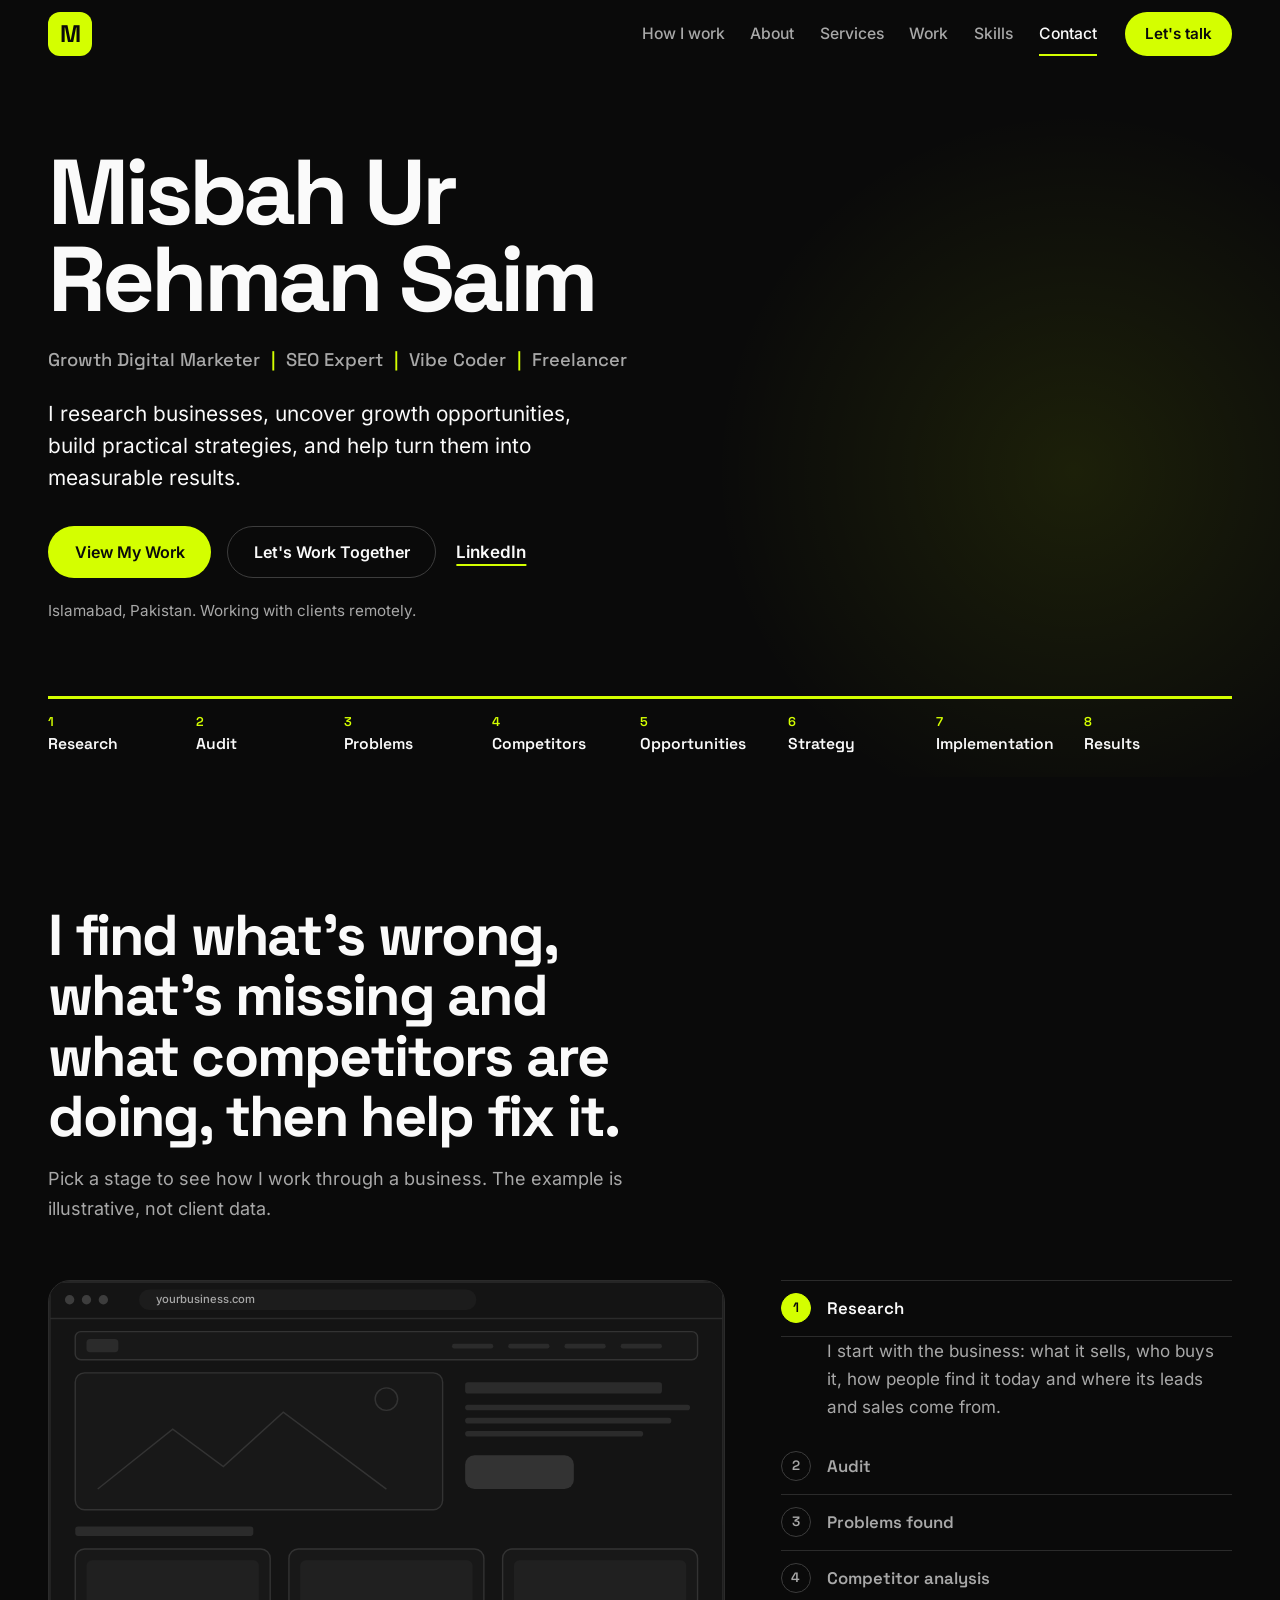
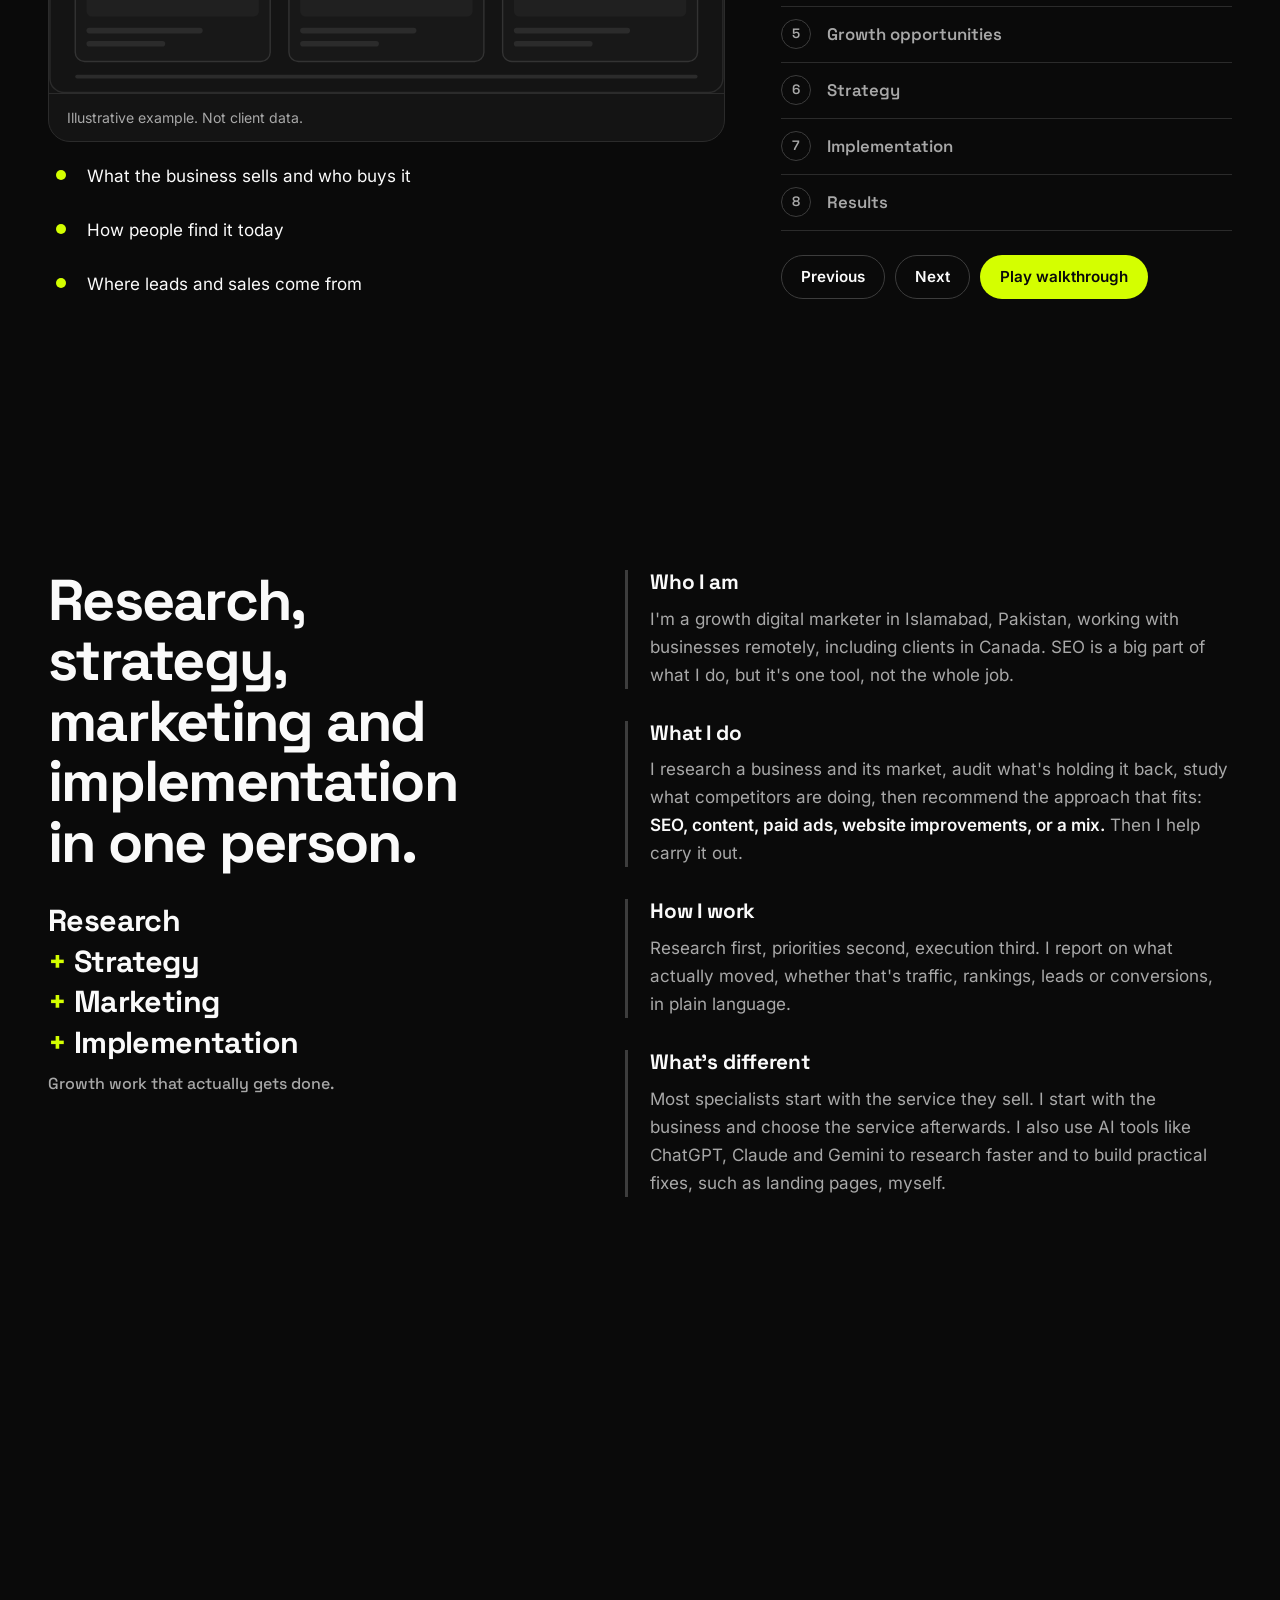
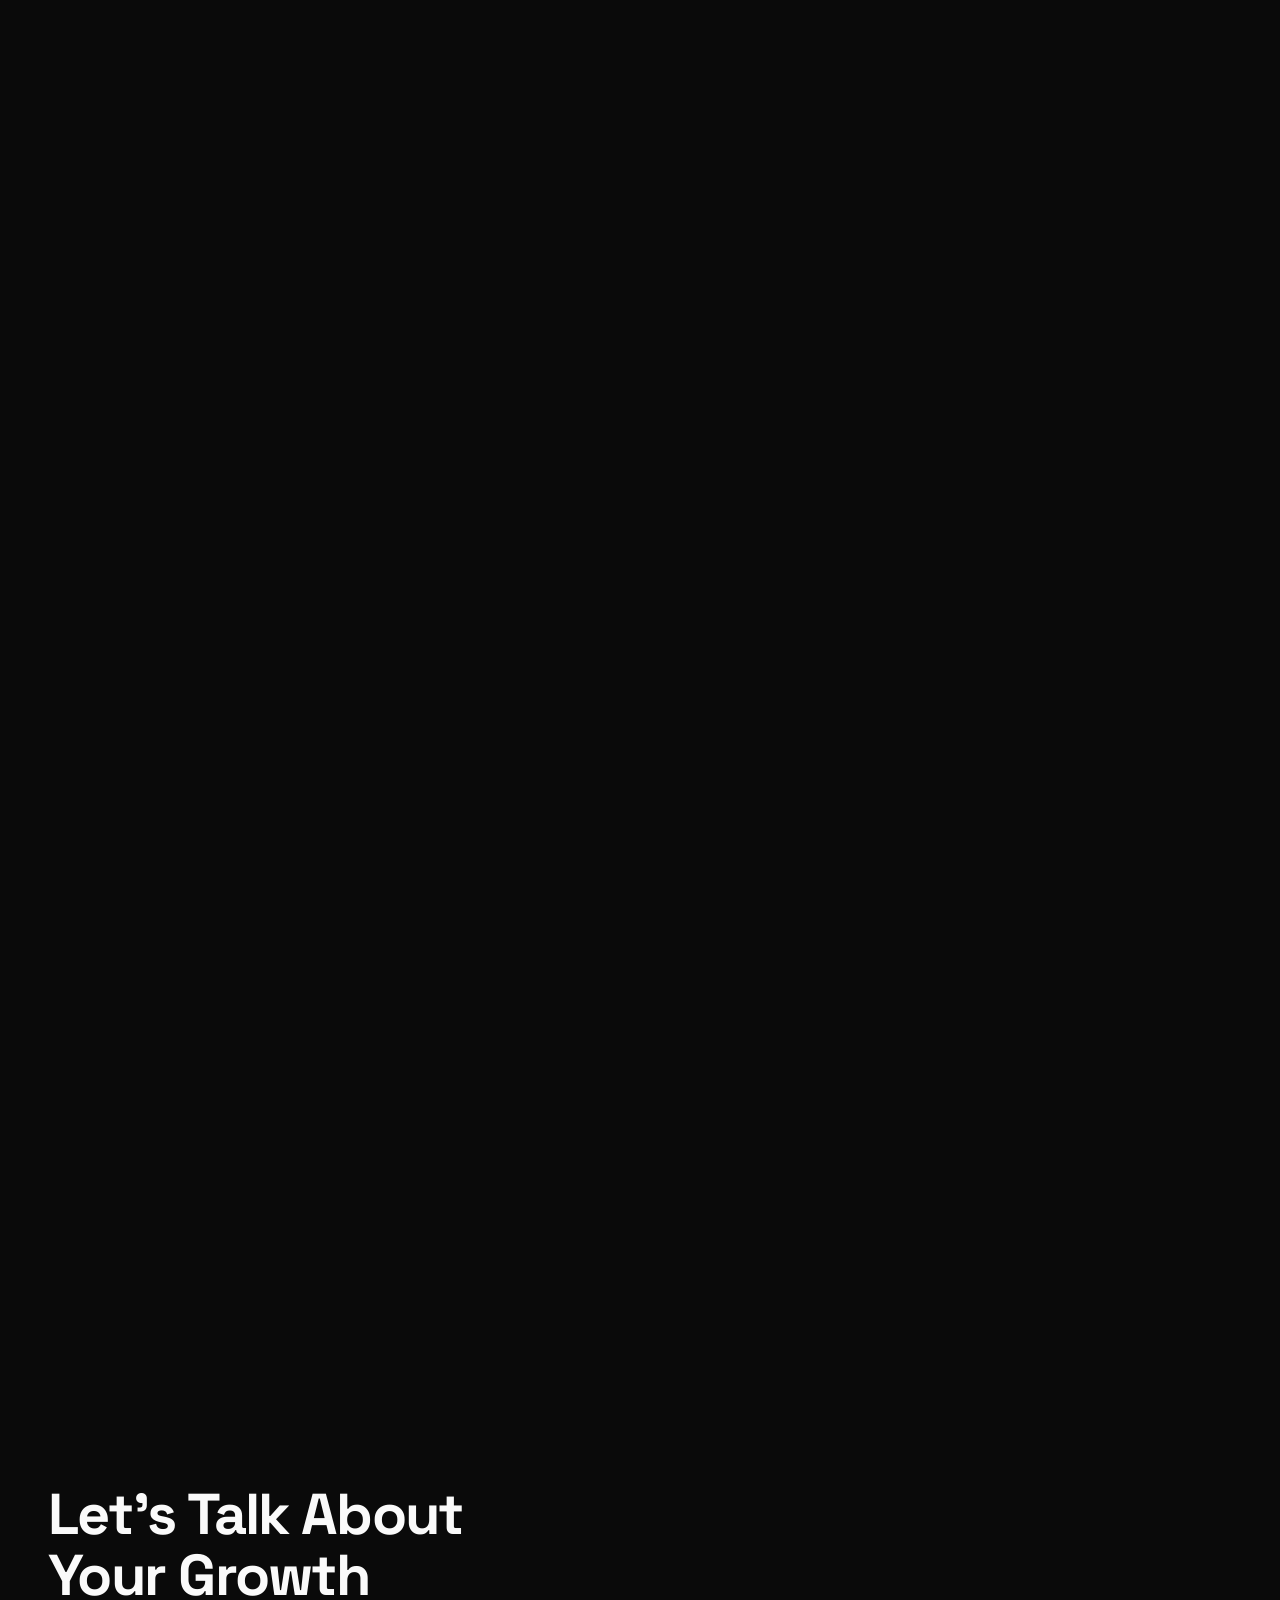
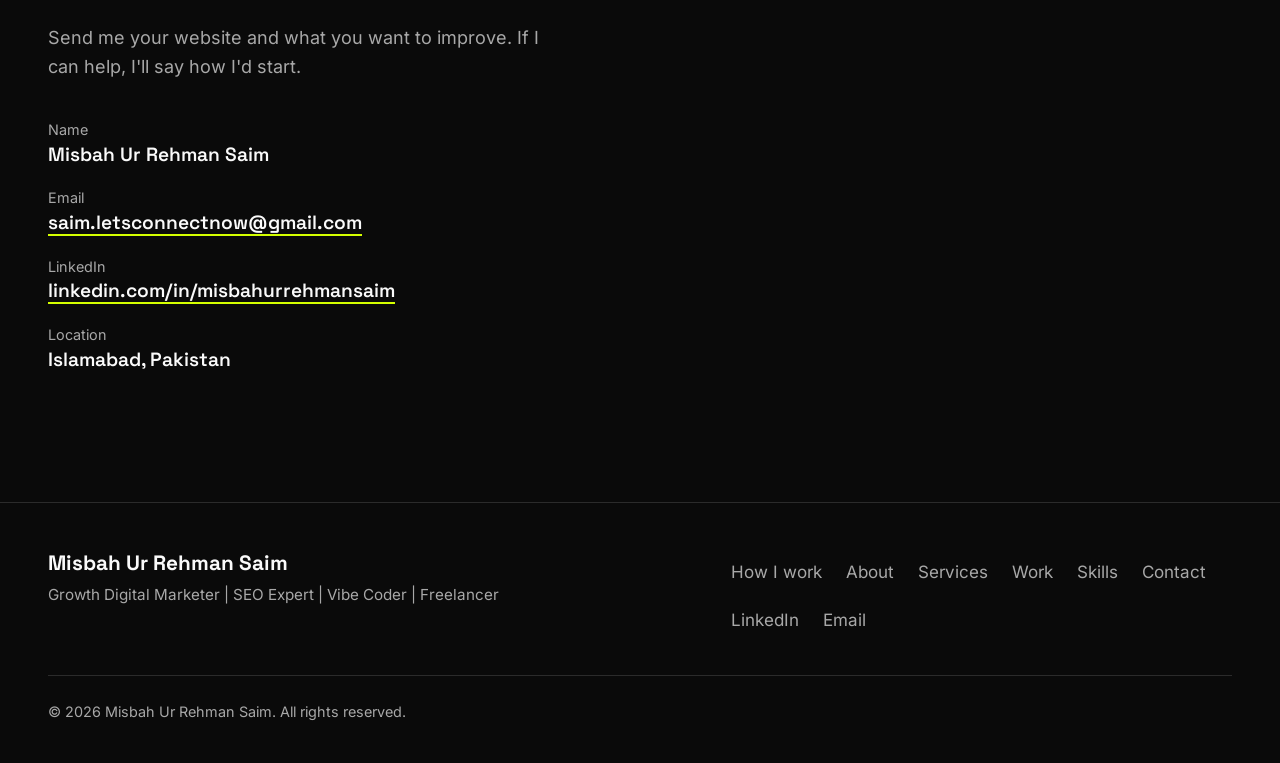
<file: index.html>
<!doctype html>
<html lang="en" class="no-js">
<head>
<meta charset="utf-8">
<meta name="viewport" content="width=device-width, initial-scale=1">
<title>Misbah Ur Rehman Saim | Growth Digital Marketer &amp; SEO Expert</title>
<meta name="description" content="Growth Digital Marketer and SEO expert in Islamabad, Pakistan. I research businesses, find growth opportunities, build strategy and help implement it.">
<link rel="canonical" href="https://misbahurrehmansaim.github.io/">
<meta name="robots" content="index, follow, max-image-preview:large">
<meta name="author" content="Misbah Ur Rehman Saim">
<meta name="theme-color" content="#0a0a0a">
<meta name="color-scheme" content="dark">

<meta property="og:type" content="website">
<meta property="og:site_name" content="Misbah Ur Rehman Saim">
<meta property="og:title" content="Misbah Ur Rehman Saim | Growth Digital Marketer &amp; SEO Expert">
<meta property="og:description" content="I research businesses, uncover growth opportunities, build practical strategies, and help turn them into measurable results.">
<meta property="og:url" content="https://misbahurrehmansaim.github.io/">
<meta property="og:image" content="https://misbahurrehmansaim.github.io/assets/og-image.png">
<meta property="og:image:width" content="1200">
<meta property="og:image:height" content="630">
<meta property="og:image:alt" content="Misbah Ur Rehman Saim, Growth Digital Marketer, SEO Expert, Vibe Coder and Freelancer">
<meta property="og:locale" content="en_US">
<meta name="twitter:card" content="summary_large_image">
<meta name="twitter:title" content="Misbah Ur Rehman Saim | Growth Digital Marketer &amp; SEO Expert">
<meta name="twitter:description" content="I research businesses, uncover growth opportunities, build practical strategies, and help turn them into measurable results.">
<meta name="twitter:image" content="https://misbahurrehmansaim.github.io/assets/og-image.png">

<link rel="icon" href="assets/favicon.svg" type="image/svg+xml">
<link rel="apple-touch-icon" href="assets/apple-touch-icon.png">
<link rel="manifest" href="site.webmanifest">

<!-- Only the two fonts used above the fold are preloaded -->
<link rel="preload" href="assets/fonts/space-grotesk-latin-wght-normal.woff2" as="font" type="font/woff2" crossorigin>
<link rel="preload" href="assets/fonts/inter-latin-wght-normal.woff2" as="font" type="font/woff2" crossorigin>
<link rel="stylesheet" href="css/main.css">
<script>document.documentElement.className = 'js';</script>

<script type="application/ld+json">
{
  "@context": "https://schema.org",
  "@graph": [
    {
      "@type": "WebSite",
      "@id": "https://misbahurrehmansaim.github.io/#website",
      "url": "https://misbahurrehmansaim.github.io/",
      "name": "Misbah Ur Rehman Saim",
      "inLanguage": "en",
      "publisher": { "@id": "https://misbahurrehmansaim.github.io/#person" }
    },
    {
      "@type": "ProfilePage",
      "@id": "https://misbahurrehmansaim.github.io/#webpage",
      "url": "https://misbahurrehmansaim.github.io/",
      "name": "Misbah Ur Rehman Saim | Growth Digital Marketer & SEO Expert",
      "isPartOf": { "@id": "https://misbahurrehmansaim.github.io/#website" },
      "about": { "@id": "https://misbahurrehmansaim.github.io/#person" },
      "mainEntity": { "@id": "https://misbahurrehmansaim.github.io/#person" },
      "dateModified": "2026-10-05"
    },
    {
      "@type": "Person",
      "@id": "https://misbahurrehmansaim.github.io/#person",
      "name": "Misbah Ur Rehman Saim",
      "alternateName": "Misbah Ur Rehman",
      "jobTitle": "Growth Digital Marketer",
      "description": "Growth Digital Marketer, SEO expert and freelancer based in Islamabad, Pakistan. Combines research, strategy, digital marketing and AI-assisted implementation.",
      "url": "https://misbahurrehmansaim.github.io/",
      "sameAs": ["https://www.linkedin.com/in/misbahurrehmansaim/"],
      "address": { "@type": "PostalAddress", "addressLocality": "Islamabad", "addressCountry": "PK" },
      "worksFor": { "@type": "Organization", "name": "EnDevSols (Pvt.) Ltd." },
      "knowsAbout": [
        "Search engine optimization", "Digital marketing", "Competitor research", "Market research",
        "Content strategy", "Lead generation", "E-commerce SEO", "Local SEO", "AI-assisted web development"
      ]
    }
  ]
}
</script>
</head>

<body>
<a class="skip" href="#main">Skip to content</a>

<!-- ============================== HEADER ============================== -->
<header class="hdr" id="hdr">
  <div class="wrap hdr__in">
    <a class="logo" href="#top" aria-label="Misbah Ur Rehman Saim, back to top">M</a>

    <button class="menu-btn" type="button" aria-expanded="false" aria-controls="nav" aria-label="Open menu">
      <span></span><span></span><span></span>
    </button>

    <nav class="nav" id="nav" aria-label="Primary">
      <ul class="nav__list">
        <li><a class="nav__link" href="#approach">How I work</a></li>
        <li><a class="nav__link" href="#about">About</a></li>
        <li><a class="nav__link" href="#services">Services</a></li>
        <li><a class="nav__link" href="#work">Work</a></li>
        <li><a class="nav__link" href="#skills">Skills</a></li>
        <li><a class="nav__link" href="#contact">Contact</a></li>
      </ul>
      <div class="nav__cta"><a class="btn btn--primary btn--sm" href="#contact">Let's talk</a></div>
    </nav>
  </div>
</header>

<main id="main">

<!-- ============================== HERO ============================== -->
<section class="hero" id="top" aria-labelledby="hero-title">
  <div class="hero__glow" aria-hidden="true"></div>
  <div class="hero__floor" aria-hidden="true"></div>

  <div class="wrap">
    <div class="hero__grid">
      <div class="hero__copy">
        <h1 class="hero__title" id="hero-title">
          <span class="hero__name">Misbah Ur Rehman Saim</span>
          <span class="hero__role"><span class="nb">Growth Digital Marketer</span> <span class="bar">|</span> <span class="nb">SEO Expert</span> <span class="bar">|</span> <span class="nb">Vibe Coder</span> <span class="bar">|</span> <span class="nb">Freelancer</span></span>
        </h1>
        <p class="hero__lead">I research businesses, uncover growth opportunities, build practical strategies, and help turn them into measurable results.</p>

        <div class="cta">
          <a class="btn btn--primary" href="#work">View My Work</a>
          <a class="btn btn--ghost" href="#contact">Let's Work Together</a>
          <a class="textlink" href="https://www.linkedin.com/in/misbahurrehmansaim/" target="_blank" rel="me noopener">LinkedIn</a>
        </div>
        <p class="hero__loc">Islamabad, Pakistan. Working with clients remotely.</p>
      </div>

      <!-- decorative 3D deck: hidden from assistive tech, simplified on mobile / low-power -->
   
    </div>

    <ol class="flow" aria-label="My workflow, in order">
      <li><a class="flow__a" href="#approach" data-stage-link="1" style="--i:0"><span class="flow__n">1</span><span class="flow__t">Research</span></a></li>
      <li><a class="flow__a" href="#approach" data-stage-link="2" style="--i:1"><span class="flow__n">2</span><span class="flow__t">Audit</span></a></li>
      <li><a class="flow__a" href="#approach" data-stage-link="3" style="--i:2"><span class="flow__n">3</span><span class="flow__t">Problems</span></a></li>
      <li><a class="flow__a" href="#approach" data-stage-link="4" style="--i:3"><span class="flow__n">4</span><span class="flow__t">Competitors</span></a></li>
      <li><a class="flow__a" href="#approach" data-stage-link="5" style="--i:4"><span class="flow__n">5</span><span class="flow__t">Opportunities</span></a></li>
      <li><a class="flow__a" href="#approach" data-stage-link="6" style="--i:5"><span class="flow__n">6</span><span class="flow__t">Strategy</span></a></li>
      <li><a class="flow__a" href="#approach" data-stage-link="7" style="--i:6"><span class="flow__n">7</span><span class="flow__t">Implementation</span></a></li>
      <li><a class="flow__a" href="#approach" data-stage-link="8" style="--i:7"><span class="flow__n">8</span><span class="flow__t">Results</span></a></li>
    </ol>
  </div>
</section>

<!-- ============================== APPROACH ============================== -->
<section class="sec" id="approach" aria-labelledby="approach-title">
  <div class="wrap">
    <div class="sec__head">
      <h2 class="title" id="approach-title">I find what's wrong, what's missing and what competitors are doing, then help fix it.</h2>
      <p class="lead">Pick a stage to see how I work through a business. The example is illustrative, not client data.</p>
    </div>

    <div class="approach" data-module="approach">
      <div class="approach__visual">
        <figure class="frame" id="frame">
          <svg viewBox="0 0 720 440" role="img" aria-labelledby="ap-t ap-d">
            <title id="ap-t">A website being audited, stage by stage</title>
            <desc id="ap-d">A wireframe of a business website. Markers, outlines and a growth line appear on it as each stage of my process is selected.</desc>
            <defs>
              <linearGradient id="scan-grad" x1="0" y1="0" x2="0" y2="1">
                <stop offset="0" stop-color="#d4ff00" stop-opacity="0"/>
                <stop offset="1" stop-color="#d4ff00" stop-opacity=".4"/>
              </linearGradient>
            </defs>

            <!-- browser chrome -->
            <rect class="chrome" x="1" y="1" width="718" height="438" rx="15"/>
            <line class="chrome-line" x1="1" y1="40" x2="719" y2="40"/>
            <circle class="dot" cx="22" cy="20" r="5"/><circle class="dot" cx="40" cy="20" r="5"/><circle class="dot" cx="58" cy="20" r="5"/>
            <rect x="96" y="9" width="360" height="22" rx="11" fill="#1c1c1c"/>
            <text class="url" x="114" y="24">yourbusiness.com</text>

            <!-- page wireframe -->
            <rect class="wf" x="28" y="54" width="664" height="30" rx="6"/>
            <rect class="ln" x="40" y="62" width="34" height="14" rx="4"/>
            <rect class="ln" x="430" y="67" width="44" height="5" rx="2.5"/><rect class="ln" x="490" y="67" width="44" height="5" rx="2.5"/>
            <rect class="ln" x="550" y="67" width="44" height="5" rx="2.5"/><rect class="ln" x="610" y="67" width="44" height="5" rx="2.5"/>

            <rect class="wf" x="28" y="98" width="392" height="146" rx="10"/>
            <path class="sk" d="M52 222 L132 158 L186 198 L250 140 L360 222"/><circle class="sk" cx="360" cy="126" r="12"/>
            <rect class="ln" x="444" y="108" width="210" height="12" rx="3"/>
            <rect class="ln" x="444" y="132" width="240" height="6" rx="3"/><rect class="ln" x="444" y="146" width="220" height="6" rx="3"/><rect class="ln" x="444" y="160" width="190" height="6" rx="3"/>
            <rect x="444" y="186" width="116" height="36" rx="10" fill="#333"/>

            <rect class="ln" x="28" y="262" width="190" height="10" rx="3"/>
            <g>
              <rect class="wf" x="28" y="286" width="208" height="120" rx="10"/><rect x="40" y="298" width="184" height="60" rx="6" fill="#202020"/><rect class="ln" x="40" y="370" width="124" height="6" rx="3"/><rect class="ln" x="40" y="384" width="84" height="6" rx="3"/>
              <rect class="wf" x="256" y="286" width="208" height="120" rx="10"/><rect x="268" y="298" width="184" height="60" rx="6" fill="#202020"/><rect class="ln" x="268" y="370" width="124" height="6" rx="3"/><rect class="ln" x="268" y="384" width="84" height="6" rx="3"/>
              <rect class="wf" x="484" y="286" width="208" height="120" rx="10"/><rect x="496" y="298" width="184" height="60" rx="6" fill="#202020"/><rect class="ln" x="496" y="370" width="124" height="6" rx="3"/><rect class="ln" x="496" y="384" width="84" height="6" rx="3"/>
            </g>
            <rect class="ln" x="28" y="420" width="664" height="4" rx="2"/>

            <!-- stage 2: audit scan -->
            <g class="ly" data-show="2-2"><rect class="scan" x="2" y="42" width="716" height="30"/></g>

            <!-- stage 4: competitor outline (dashed) -->
            <g class="ly" data-show="4-4">
              <rect class="ghost" x="42" y="110" width="392" height="146" rx="10"/>
              <rect class="ghost" x="458" y="198" width="116" height="36" rx="10"/>
              <rect class="ghost" x="42" y="298" width="208" height="120" rx="10"/>
              <rect class="ghost" x="270" y="298" width="208" height="120" rx="10"/>
              <g><circle class="mk mk--ghost" cx="434" cy="256" r="15"/><text class="mk-t" x="434" y="256">A</text></g>
              <g><circle class="mk mk--ghost" cx="574" cy="236" r="15"/><text class="mk-t" x="574" y="236">B</text></g>
              <g><circle class="mk mk--ghost" cx="244" cy="310" r="15"/><text class="mk-t" x="244" y="310">C</text></g>
            </g>

            <!-- stage 3 to 6: problems -->
            <g class="ly" data-show="3-5" data-dim="4-5">
              <circle class="mk mk--flag" cx="410" cy="112" r="15"/><text class="mk-t" x="410" y="112">1</text>
              <circle class="mk mk--flag" cx="446" cy="20" r="15"/><text class="mk-t" x="446" y="20">2</text>
              <circle class="mk mk--flag" cx="204" cy="377" r="15"/><text class="mk-t" x="204" y="377">3</text>
              <circle class="mk mk--flag" cx="556" cy="192" r="15"/><text class="mk-t" x="556" y="192">4</text>
            </g>

            <!-- stage 5 to 6: opportunities -->
            <g class="ly" data-show="5-5">
              <circle class="mk mk--lime" cx="238" cy="267" r="15"/><text class="mk-t" x="238" y="267">1</text>
              <circle class="mk mk--lime" cx="438" cy="204" r="15"/><text class="mk-t" x="438" y="204">2</text>
              <circle class="mk mk--lime" cx="680" cy="294" r="15"/><text class="mk-t" x="680" y="294">3</text>
            </g>

            <!-- stage 6: strategy priorities -->
            <g class="ly" data-show="6-6">
              <rect class="sbox" x="20" y="48" width="410" height="200" rx="12"/>
              <rect class="sbox" x="436" y="176" width="262" height="56" rx="12"/>
              <rect class="sbox" x="20" y="254" width="680" height="160" rx="12"/>
              <rect class="chip" x="12" y="40" width="28" height="28" rx="7"/><text class="mk-t" x="26" y="54">1</text>
              <rect class="chip" x="424" y="164" width="28" height="28" rx="7"/><text class="mk-t" x="438" y="178">3</text>
              <rect class="chip" x="12" y="246" width="28" height="28" rx="7"/><text class="mk-t" x="26" y="260">2</text>
            </g>

            <!-- stage 7 to 8: fixes done -->
            <g class="ly" data-show="7-8">
              <g transform="translate(410 112)"><circle class="tick-bg" r="15"/><path class="tick" d="M-6 0 L-2 5 L7 -5"/></g>
              <g transform="translate(446 20)"><circle class="tick-bg" r="15"/><path class="tick" d="M-6 0 L-2 5 L7 -5"/></g>
              <g transform="translate(204 377)"><circle class="tick-bg" r="15"/><path class="tick" d="M-6 0 L-2 5 L7 -5"/></g>
              <g transform="translate(556 192)"><circle class="tick-bg" r="15"/><path class="tick" d="M-6 0 L-2 5 L7 -5"/></g>
            </g>

            <!-- stage 8: growth line (no numbers: illustrative only) -->
            <g class="ly" data-show="8-8">
              <path class="growth" pathLength="1" d="M40 396 C120 392 170 384 230 366 S340 330 400 318 S520 290 580 262 S660 236 690 224"/>
              <circle class="growth-dot" cx="690" cy="224" r="9"/>
            </g>
          </svg>
          <figcaption class="frame__cap">Illustrative example. Not client data.</figcaption>
        </figure>

        <ul class="legend" aria-live="polite" aria-atomic="true" id="legend"></ul>
      </div>

      <div class="approach__steps">
        <ol class="stages" id="stages">
          <li><button class="stage" type="button" data-stage="1" aria-pressed="true"><span class="stage__n">1</span>Research</button>
            <p class="stage__d">I start with the business: what it sells, who buys it, how people find it today and where its leads and sales come from.</p></li>
          <li><button class="stage" type="button" data-stage="2" aria-pressed="false"><span class="stage__n">2</span>Audit</button>
            <p class="stage__d">I go through the website and its marketing: SEO, content, speed, mobile experience, ads and the path to conversion.</p></li>
          <li><button class="stage" type="button" data-stage="3" aria-pressed="false"><span class="stage__n">3</span>Problems found</button>
            <p class="stage__d">Issues come back as a ranked list: what's broken, slow, missing or confusing, and what it's likely costing.</p></li>
          <li><button class="stage" type="button" data-stage="4" aria-pressed="false"><span class="stage__n">4</span>Competitor analysis</button>
            <p class="stage__d">I look at who is winning the same searches and customers, and what they do that this business doesn't.</p></li>
          <li><button class="stage" type="button" data-stage="5" aria-pressed="false"><span class="stage__n">5</span>Growth opportunities</button>
            <p class="stage__d">The gaps between what competitors cover and what the business offers become the opportunities.</p></li>
          <li><button class="stage" type="button" data-stage="6" aria-pressed="false"><span class="stage__n">6</span>Strategy</button>
            <p class="stage__d">I choose the approach that fits the goal, whether that's SEO, paid ads, content, website changes or a mix, and put it in priority order.</p></li>
          <li><button class="stage" type="button" data-stage="7" aria-pressed="false"><span class="stage__n">7</span>Implementation</button>
            <p class="stage__d">I help carry it out: on-page fixes, new content, campaigns and landing pages.</p></li>
          <li><button class="stage" type="button" data-stage="8" aria-pressed="false"><span class="stage__n">8</span>Results</button>
            <p class="stage__d">I track traffic, rankings, leads and conversions, and report what moved and what to do next.</p></li>
        </ol>

        <div class="ctrl" id="ctrl" hidden>
          <button class="btn btn--ghost btn--sm" type="button" id="prev">Previous</button>
          <button class="btn btn--ghost btn--sm" type="button" id="next">Next</button>
          <button class="btn btn--primary btn--sm" type="button" id="play" aria-pressed="false">Play walkthrough</button>
        </div>
        <p class="sr" id="stage-live" aria-live="polite"></p>
      </div>
    </div>
  </div>
</section>

<!-- ============================== ABOUT ============================== -->
<section class="sec sec--defer" id="about" aria-labelledby="about-title">
  <div class="wrap about">
    <div class="about__side">
      <h2 class="title" id="about-title">Research, strategy, marketing and implementation in one person.</h2>
      <div class="formula" aria-label="Research plus strategy plus marketing plus implementation">
        <span>Research</span>
        <span><span class="formula__plus">+ </span>Strategy</span>
        <span><span class="formula__plus">+ </span>Marketing</span>
        <span><span class="formula__plus">+ </span>Implementation</span>
        <span class="formula__eq">Growth work that actually gets done.</span>
      </div>
    </div>

    <div class="about__blocks">
      <div class="about__block">
        <h3>Who I am</h3>
        <p>I'm a growth digital marketer in Islamabad, Pakistan, working with businesses remotely, including clients in Canada. SEO is a big part of what I do, but it's one tool, not the whole job.</p>
      </div>
      <div class="about__block">
        <h3>What I do</h3>
        <p>I research a business and its market, audit what's holding it back, study what competitors are doing, then recommend the approach that fits: <strong>SEO, content, paid ads, website improvements, or a mix.</strong> Then I help carry it out.</p>
      </div>
      <div class="about__block">
        <h3>How I work</h3>
        <p>Research first, priorities second, execution third. I report on what actually moved, whether that's traffic, rankings, leads or conversions, in plain language.</p>
      </div>
      <div class="about__block">
        <h3>What's different</h3>
        <p>Most specialists start with the service they sell. I start with the business and choose the service afterwards. I also use AI tools like ChatGPT, Claude and Gemini to research faster and to build practical fixes, such as landing pages, myself.</p>
      </div>
    </div>
  </div>
</section>

<!-- ============================== PROCESS ============================== -->
<section class="sec sec--defer" id="process" aria-labelledby="process-title">
  <div class="wrap">
    <div class="sec__head">
      <h2 class="title" id="process-title">Six steps from understanding a business to measuring what changed.</h2>
    </div>

    <ol class="process" data-module="process">
      <li class="step">
        <span class="step__n" aria-hidden="true">01</span>
        <div class="step__body">
          <h3 class="step__t">Research</h3>
          <div>
            <p class="step__p">Understand the business, market, audience, competitors, and current performance.</p>
            <p class="step__out"><strong>You get:</strong> a clear picture of where the business stands.</p>
          </div>
        </div>
      </li>
      <li class="step">
        <span class="step__n" aria-hidden="true">02</span>
        <div class="step__body">
          <h3 class="step__t">Audit</h3>
          <div>
            <p class="step__p">Find SEO, website, content, advertising, and conversion problems.</p>
            <p class="step__out"><strong>You get:</strong> a prioritized list of what's broken or underperforming.</p>
          </div>
        </div>
      </li>
      <li class="step">
        <span class="step__n" aria-hidden="true">03</span>
        <div class="step__body">
          <h3 class="step__t">Opportunity analysis</h3>
          <div>
            <p class="step__p">Identify missed opportunities and areas where competitors are doing better.</p>
            <p class="step__out"><strong>You get:</strong> the gaps worth going after.</p>
          </div>
        </div>
      </li>
      <li class="step">
        <span class="step__n" aria-hidden="true">04</span>
        <div class="step__body">
          <h3 class="step__t">Strategy</h3>
          <div>
            <p class="step__p">Choose the most suitable approach, whether SEO, paid advertising, content, website improvements, or another marketing strategy.</p>
            <p class="step__out"><strong>You get:</strong> a focused plan, in priority order.</p>
          </div>
        </div>
      </li>
      <li class="step">
        <span class="step__n" aria-hidden="true">05</span>
        <div class="step__body">
          <h3 class="step__t">Implementation</h3>
          <div>
            <p class="step__p">Help execute the strategy.</p>
            <p class="step__out"><strong>You get:</strong> hands-on help with content, on-page fixes, campaigns and pages.</p>
          </div>
        </div>
      </li>
      <li class="step">
        <span class="step__n" aria-hidden="true">06</span>
        <div class="step__body">
          <h3 class="step__t">Measurement</h3>
          <div>
            <p class="step__p">Track traffic, leads, conversions, rankings, or other meaningful outcomes.</p>
            <p class="step__out"><strong>You get:</strong> reporting on what moved and what to do next.</p>
          </div>
        </div>
      </li>
    </ol>
  </div>
</section>

<!-- ============================== SERVICES ============================== -->
<section class="sec sec--defer" id="services" aria-labelledby="services-title">
  <div class="wrap">
    <div class="sec__head">
      <h2 class="title" id="services-title">What I can take on.</h2>
      <p class="lead">Most projects mix several of these. I choose the mix after the research, not before.</p>
    </div>

    <ul class="svc">
      <li class="svc__row">
        <h3 class="svc__t">Growth strategy and research</h3>
        <div>
          <p class="svc__p">Market, audience and competitor research that ends in a clear plan: what to do first, what to skip and what to measure.</p>
          <p class="svc__tags">Market research, competitor analysis, target audience research, growth strategy</p>
        </div>
      </li>
      <li class="svc__row">
        <h3 class="svc__t">SEO</h3>
        <div>
          <p class="svc__p">Audits, keyword research and fixes that help the right pages get found, for online stores, local businesses and content sites.</p>
          <p class="svc__tags">SEO and website audits, keyword research, on-page and off-page SEO, local SEO, e-commerce SEO, structured data, link building, internal linking</p>
        </div>
      </li>
      <li class="svc__row">
        <h3 class="svc__t">Content and copywriting</h3>
        <div>
          <p class="svc__p">Writing built from research and aimed at a specific page, ad or inbox.</p>
          <p class="svc__tags">Blog posts, product descriptions, landing page copy, ad copy, social media copy, email copy</p>
        </div>
      </li>
      <li class="svc__row">
        <h3 class="svc__t">Paid advertising</h3>
        <div>
          <p class="svc__p">Search and social campaigns with conversion tracking behind them, so spend can be judged by what it produces.</p>
          <p class="svc__tags">Google Ads, social media ads, ad copy, conversion tracking, landing page testing</p>
        </div>
      </li>
      <li class="svc__row">
        <h3 class="svc__t">Lead generation</h3>
        <div>
          <p class="svc__p">Finding and reaching the people most likely to need what a business sells.</p>
          <p class="svc__tags">Prospect research, target audience research, lead generation campaigns</p>
        </div>
      </li>
      <li class="svc__row">
        <h3 class="svc__t">AI-assisted web development</h3>
        <div>
          <p class="svc__p">Landing pages and small websites built with AI tools on top of a foundation in HTML, CSS and JavaScript. For complex software, I'd work alongside a developer.</p>
          <p class="svc__tags">Landing pages, small business sites, on-page fixes, SEO-ready pages</p>
        </div>
      </li>
      <li class="svc__row">
        <h3 class="svc__t">Performance reporting</h3>
        <div>
          <p class="svc__p">Plain-language reports on what changed and why it matters.</p>
          <p class="svc__tags">Traffic, rankings, leads and conversions, using Google Search Console, Excel and Google Sheets</p>
        </div>
      </li>
    </ul>
  </div>
</section>

<!-- ============================== WORK / CASE STUDIES ============================== -->
<section class="sec sec--defer" id="work" aria-labelledby="work-title">
  <div class="wrap">
    <div class="sec__head">
      <h2 class="title" id="work-title">The problem, the plan and what changed.</h2>
      <p class="lead">Two engagements. Each figure is a reported result for that business only.</p>
    </div>

    <!-- Case 1 -->
    <article class="case" aria-labelledby="case-baby" data-reveal>
      <div class="case__side">
        <h3 class="case__name" id="case-baby">Baby Store Canada</h3>
        <p class="case__meta">E-commerce, baby products. Canada.</p>
        <p class="case__meta">SEO Specialist, May 2025 to Aug 2026. Freelance, remote.</p>

        <div class="ba" style="margin-top:1.75rem">
          <p class="ba__h">Reported change, before and after</p>
          <div class="ba__set">
            <p class="ba__note">Organic traffic, +150%</p>
            <div class="ba__row"><span class="ba__l">Before</span><span class="ba__bar"><span class="ba__fill" style="--w:.4"></span></span><span class="ba__v">1x</span></div>
            <div class="ba__row"><span class="ba__l">After</span><span class="ba__bar"><span class="ba__fill ba__fill--after" style="--w:1"></span></span><span class="ba__v">2.5x</span></div>
          </div>
          <div class="ba__set">
            <p class="ba__note">Conversion rate, +40%</p>
            <div class="ba__row"><span class="ba__l">Before</span><span class="ba__bar"><span class="ba__fill" style="--w:.714"></span></span><span class="ba__v">1x</span></div>
            <div class="ba__row"><span class="ba__l">After</span><span class="ba__bar"><span class="ba__fill ba__fill--after" style="--w:1"></span></span><span class="ba__v">1.4x</span></div>
          </div>
          <p class="ba__note">Bars show each reported change relative to the starting point.</p>
        </div>

        <!-- Optional proof image: add a real screenshot (for example a Search Console report) and uncomment.
        <figure class="shot" style="margin-top:1.25rem">
          <div class="shot__bar" aria-hidden="true"><i></i><i></i><i></i></div>
          <img src="assets/img/baby-store-search-console.webp" width="1200" height="700" loading="lazy" decoding="async" alt="Google Search Console report for Baby Store Canada showing organic performance">
        </figure>
        -->
      </div>

      <div>
        <dl class="story">
          <div class="story__row story__row--flag"><dt>Problem</dt><dd>An online baby-products store with hundreds of product pages that needed to be found for its key categories and to turn more of that traffic into orders.</dd></div>
          <div class="story__row"><dt>Research</dt><dd>Keyword research across product categories and parenting topics, plus a review of on-page, structured data, page speed and mobile usability gaps.</dd></div>
          <div class="story__row"><dt>Strategy</dt><dd>A full SEO overhaul: optimize category and product pages, add structured data, build content around parenting and baby care topics, and improve speed and mobile usability.</dd></div>
          <div class="story__row"><dt>Implementation</dt><dd>On-page optimization across hundreds of product pages, product schema markup, a content plan around parenting and baby care, and site speed and mobile fixes.</dd></div>
          <div class="story__row story__row--res"><dt>Result</dt><dd>150% increase in organic traffic, top-3 rankings for key product categories, and a 40% improvement in conversion rate.</dd></div>
        </dl>
        <ul class="tags" aria-label="Skills used">
          <li class="tag">E-commerce SEO</li><li class="tag">Keyword research</li><li class="tag">Structured data</li><li class="tag">Content strategy</li><li class="tag">Page speed</li>
        </ul>
      </div>
    </article>

    <!-- Case 2 -->
    <article class="case" aria-labelledby="case-ract" data-reveal>
      <div class="case__side">
        <h3 class="case__name" id="case-ract">Executive RACT</h3>
        <p class="case__meta">Car rental and tours. Islamabad, Pakistan.</p>
        <p class="case__meta">Digital Marketing Specialist, Jul 2023 to May 2025. Freelance, remote.</p>

        <div class="ba" style="margin-top:1.75rem">
          <p class="ba__h">Reported change, before and after</p>
          <div class="ba__set">
            <p class="ba__note">Booking inquiries, 3x</p>
            <div class="ba__row"><span class="ba__l">Before</span><span class="ba__bar"><span class="ba__fill" style="--w:.333"></span></span><span class="ba__v">1x</span></div>
            <div class="ba__row"><span class="ba__l">After</span><span class="ba__bar"><span class="ba__fill ba__fill--after" style="--w:1"></span></span><span class="ba__v">3x</span></div>
          </div>
          <p class="ba__note">Bars show the reported change relative to the starting point.</p>
        </div>
      </div>

      <div>
        <dl class="story">
          <div class="story__row story__row--flag"><dt>Problem</dt><dd>A local car rental and tours business that needed more booking inquiries from people searching in Islamabad and from paid channels.</dd></div>
          <div class="story__row"><dt>Research</dt><dd>Local and location-based keywords, "near me" search intent, and the state of the existing Google Business Profile, citations and landing pages.</dd></div>
          <div class="story__row"><dt>Strategy</dt><dd>Combine local SEO with targeted Google and social media advertising, backed by conversion tracking and ongoing testing.</dd></div>
          <div class="story__row"><dt>Implementation</dt><dd>Google Business Profile optimization and review strategy, local citations, location-specific landing pages, on-page and off-page SEO, Google and social ad campaigns, conversion tracking, landing page A/B tests and weekly analytics reports.</dd></div>
          <div class="story__row story__row--res"><dt>Result</dt><dd>A 3x increase in booking inquiries.</dd></div>
        </dl>
        <ul class="tags" aria-label="Skills used">
          <li class="tag">Local SEO</li><li class="tag">Google Business Profile</li><li class="tag">Google Ads</li><li class="tag">Conversion tracking</li><li class="tag">Reporting</li>
        </ul>
      </div>
    </article>
  </div>
</section>

<!-- ============================== RESULTS ============================== -->
<section class="sec sec--defer" id="results" aria-labelledby="results-title">
  <div class="wrap">
    <div class="sec__head">
      <h2 class="title" id="results-title">Results, with context.</h2>
      <p class="lead">Each number comes from a separate engagement. They aren't added together, averaged or compared with each other.</p>
    </div>

    <ul class="results" data-module="counters">
      <li class="res">
        <p class="res__n"><span data-count="150" data-suffix="%">150%</span></p>
        <p class="res__t">Increase in organic traffic</p>
        <p class="res__c">Baby Store Canada. E-commerce SEO, May 2025 to Aug 2026.</p>
      </li>
      <li class="res">
        <p class="res__n"><span data-count="3" data-suffix="x">3x</span></p>
        <p class="res__t">Increase in booking inquiries</p>
        <p class="res__c">Executive RACT. Local SEO and digital marketing, Jul 2023 to May 2025.</p>
      </li>
      <li class="res">
        <p class="res__n"><span data-count="40" data-suffix="%">40%</span></p>
        <p class="res__t">Conversion-rate improvement</p>
        <p class="res__c">Baby Store Canada. E-commerce SEO, May 2025 to Aug 2026.</p>
      </li>
    </ul>
    <p class="results__note">Reported results. Baby Store Canada also reached top-3 rankings for key product categories.</p>
  </div>
</section>

<!-- ============================== SKILLS ============================== -->
<section class="sec sec--defer" id="skills" aria-labelledby="skills-title">
  <div class="wrap">
    <div class="sec__head">
      <h2 class="title" id="skills-title">Skills, grouped by what they're for.</h2>
      <p class="lead">Choose a group to see what's in it and how I use it.</p>
    </div>

    <div class="skills" data-module="skills">
      <div class="skills__tabs" role="tablist" aria-label="Skill groups" aria-orientation="vertical">
        <button class="tab" role="tab" type="button" id="tab-seo" aria-controls="panel-seo" aria-selected="true">SEO</button>
        <button class="tab" role="tab" type="button" id="tab-dm" aria-controls="panel-dm" aria-selected="false" tabindex="-1">Digital marketing</button>
        <button class="tab" role="tab" type="button" id="tab-research" aria-controls="panel-research" aria-selected="false" tabindex="-1">Research</button>
        <button class="tab" role="tab" type="button" id="tab-content" aria-controls="panel-content" aria-selected="false" tabindex="-1">Content</button>
        <button class="tab" role="tab" type="button" id="tab-ads" aria-controls="panel-ads" aria-selected="false" tabindex="-1">Paid ads</button>
        <button class="tab" role="tab" type="button" id="tab-ai" aria-controls="panel-ai" aria-selected="false" tabindex="-1">AI</button>
        <button class="tab" role="tab" type="button" id="tab-tech" aria-controls="panel-tech" aria-selected="false" tabindex="-1">Technical and vibe coding</button>
        <button class="tab" role="tab" type="button" id="tab-tools" aria-controls="panel-tools" aria-selected="false" tabindex="-1">Tools</button>
      </div>

      <div class="skills__panels">
        <div class="panel is-on" role="tabpanel" id="panel-seo" aria-labelledby="tab-seo" tabindex="0">
          <h3 class="panel__t">SEO</h3>
          <p class="panel__p">Finding what people search for, fixing what holds a site back, and building pages and links that earn rankings.</p>
          <ul class="chips"><li>Keyword research</li><li>Competitor research</li><li>On-page SEO</li><li>Off-page SEO</li><li>Local SEO</li><li>E-commerce SEO</li><li>Content SEO</li><li>Link building</li><li>SEO audits</li><li>Internal linking</li></ul>
        </div>
        <div class="panel" role="tabpanel" id="panel-dm" aria-labelledby="tab-dm" tabindex="0">
          <h3 class="panel__t">Digital marketing</h3>
          <p class="panel__p">Planning campaigns around a goal, generating leads and reporting on what worked.</p>
          <ul class="chips"><li>Digital marketing strategy</li><li>Lead generation</li><li>Content marketing</li><li>Campaign research</li><li>Performance reporting</li></ul>
        </div>
        <div class="panel" role="tabpanel" id="panel-research" aria-labelledby="tab-research" tabindex="0">
          <h3 class="panel__t">Research</h3>
          <p class="panel__p">Understanding the market, the audience and the competition before recommending anything.</p>
          <ul class="chips"><li>Market research</li><li>Competitor analysis</li><li>Target audience research</li><li>Prospect research</li><li>Software and product research</li></ul>
        </div>
        <div class="panel" role="tabpanel" id="panel-content" aria-labelledby="tab-content" tabindex="0">
          <h3 class="panel__t">Content</h3>
          <p class="panel__p">Writing built from research and aimed at a specific page, ad or inbox.</p>
          <ul class="chips"><li>Blog writing</li><li>Product descriptions</li><li>Landing page copy</li><li>Ad copy</li><li>Social media copy</li><li>Email copy</li><li>Content research</li></ul>
        </div>
        <div class="panel" role="tabpanel" id="panel-ads" aria-labelledby="tab-ads" tabindex="0">
          <h3 class="panel__t">Paid ads</h3>
          <p class="panel__p">Running and testing paid campaigns with conversion tracking behind them.</p>
          <ul class="chips"><li>Google Ads</li><li>Social media ads</li><li>Ad copy</li><li>Google Keyword Planner</li><li>Conversion tracking</li><li>Landing page A/B testing</li></ul>
        </div>
        <div class="panel" role="tabpanel" id="panel-ai" aria-labelledby="tab-ai" tabindex="0">
          <h3 class="panel__t">AI</h3>
          <p class="panel__p">Using AI assistants to research, draft, analyze and solve problems faster.</p>
          <ul class="chips"><li>ChatGPT</li><li>Claude</li><li>Gemini</li><li>AI-assisted research and content</li></ul>
        </div>
        <div class="panel" role="tabpanel" id="panel-tech" aria-labelledby="tab-tech" tabindex="0">
          <h3 class="panel__t">Technical and vibe coding</h3>
          <p class="panel__p">Turning ideas into working pages with AI help and a base of front-end basics.</p>
          <ul class="chips"><li>AI-assisted web development</li><li>Basic HTML</li><li>CSS</li><li>JavaScript</li></ul>
        </div>
        <div class="panel" role="tabpanel" id="panel-tools" aria-labelledby="tab-tools" tabindex="0">
          <h3 class="panel__t">Tools</h3>
          <p class="panel__p">The software I work in.</p>
          <ul class="chips"><li>Google Search Console</li><li>Google Keyword Planner</li><li>Ahrefs</li><li>SEMrush</li><li>Google Ads</li><li>Shopify</li><li>Canva</li><li>Excel</li><li>Google Sheets</li><li>G2</li><li>Connectively</li><li>Upwork</li></ul>
        </div>
      </div>
    </div>
  </div>
</section>

<!-- ============================== AI / VIBE CODING ============================== -->
<section class="sec sec--defer" id="ai" aria-labelledby="ai-title">
  <div class="wrap ai">
    <div>
      <h2 class="title" id="ai-title">AI helps me research faster and build what a plan needs.</h2>
      <p class="lead">Vibe coding is how I turn a strategy into working pages without waiting on a development queue. It's a productivity and implementation skill, and I use it that way.</p>
      <ul class="ai__tools" aria-label="AI tools I use">
        <li>ChatGPT</li><li>Claude</li><li>Gemini</li>
      </ul>
      <p class="ai__note">This portfolio was built with AI-assisted development.</p>
    </div>

    <div class="pair">
      <div class="pair__col">
        <h3>What I use AI for</h3>
        <ul class="pair__list">
          <li>Research: market, audience and competitor questions</li>
          <li>Content: drafts that I shape around the research</li>
          <li>Analysis: making sense of data and reports</li>
          <li>Problem solving: working through technical and strategic blockers</li>
          <li>AI-assisted web development: landing pages and small sites</li>
        </ul>
      </div>
      <div class="pair__col pair__col--not">
        <h3>What I don't claim</h3>
        <ul class="pair__list">
          <li>I'm not a senior software engineer or a full-stack developer</li>
          <li>For complex software, I'd bring in a developer and write the brief</li>
        </ul>
      </div>
    </div>
  </div>
</section>

<!-- ============================== EXPERIENCE + EDUCATION ============================== -->
<section class="sec sec--defer" id="journey" aria-labelledby="journey-title">
  <div class="wrap">
    <div class="sec__head">
      <h2 class="title" id="journey-title">Where I've worked and studied.</h2>
    </div>

    <ol class="tl">
      <li class="tl__i">
        <p class="tl__d"><time datetime="2026-09">Sep 2026</time> - Present</p>
        <div>
          <h3 class="tl__r">Growth Digital Marketing Specialist</h3>
          <p class="tl__o">EnDevSols (Pvt.) Ltd.</p>
          <p class="tl__m">  Remote, Pakistan.</p>
          <p class="tl__p">Current role, focused on growth marketing.</p>
        </div>
      </li>
      <li class="tl__i">
        <p class="tl__d"><time datetime="2025-05">May 2025</time> - <time datetime="2026-08">Aug 2026</time></p>
        <div>
          <h3 class="tl__r">Search Engine Optimization Specialist</h3>
          <p class="tl__o">Baby Store Canada</p>
          <p class="tl__m">Freelance. Remote. Canada.</p>
          <p class="tl__p">SEO for an e-commerce store: 150% increase in organic traffic, top-3 rankings for key product categories and a 40% improvement in conversion rate.</p>
        </div>
      </li>
      <li class="tl__i">
        <p class="tl__d"><time datetime="2023-07">Jul 2023</time> - <time datetime="2025-05">May 2025</time></p>
        <div>
          <h3 class="tl__r">Digital Marketing Specialist</h3>
          <p class="tl__o">Executive RACT</p>
          <p class="tl__m">Freelance. Remote. Islamabad, Pakistan.</p>
          <p class="tl__p">Local SEO, advertising and reporting for a car rental and tours business: a 3x increase in booking inquiries.</p>
        </div>
      </li>
    </ol>

    <div class="edu">
      <p class="tl__d"><time datetime="2024">2024</time> - <time datetime="2027">2027</time></p>
      <div>
        <h3 class="edu__t">BS Software Engineering</h3>
        <p class="tl__o">COMSATS University Islamabad</p>
        <p class="edu__p">The degree adds a growing technical foundation to my marketing work. Together with AI tools, it lets me build practical things myself. I'm still learning, and I don't present myself as a full-stack developer.</p>
      </div>
    </div>
  </div>
</section>

<!-- ============================== WORKING WITH ME ============================== -->
<section class="sec sec--defer" id="expect" aria-labelledby="expect-title">
  <div class="wrap">
    <div class="sec__head">
      <h2 class="title" id="expect-title">What working with me looks like.</h2>
    </div>
    <ul class="expect">
      <li class="expect__i"><h3>Business first, tactics second</h3><p>I learn how the business earns before I suggest a channel.</p></li>
      <li class="expect__i"><h3>Priorities, not long lists</h3><p>You get what to fix first, and why.</p></li>
      <li class="expect__i"><h3>Plain-language reporting</h3><p>Traffic, rankings, leads and conversions explained without jargon.</p></li>
      <li class="expect__i"><h3>Hands-on where it helps</h3><p>I can do the content, on-page changes, campaigns and simple pages, or hand your team a clear brief.</p></li>
    </ul>
  </div>
</section>

<!-- ============================== CONTACT ============================== -->
<section class="sec" id="contact" aria-labelledby="contact-title">
  <div class="wrap contact">
    <div>
      <h2 class="title" id="contact-title">Let's Talk About Your Growth</h2>
      <p class="lead">Send me your website and what you want to improve. If I can help, I'll say how I'd start.</p>

      <dl class="contact__list">
        <div><dt>Name</dt><dd>Misbah Ur Rehman Saim</dd></div>
        <div><dt>Email</dt><dd><a href="mailto:saim.letsconnectnow@gmail.com">saim.letsconnectnow@gmail.com</a></dd></div>
        <div><dt>LinkedIn</dt><dd><a href="https://www.linkedin.com/in/misbahurrehmansaim/" target="_blank" rel="me noopener">linkedin.com/in/misbahurrehmansaim</a></dd></div>
        <div><dt>Location</dt><dd>Islamabad, Pakistan</dd></div>
      </dl>
    </div>

   
  </div>
</section>

</main>

<!-- ============================== FOOTER ============================== -->
<footer class="ftr">
  <div class="wrap ftr__in">
    <div>
      <p class="ftr__name">Misbah Ur Rehman Saim</p>
      <p class="ftr__pos">Growth Digital Marketer | SEO Expert | Vibe Coder | Freelancer</p>
    </div>
    <nav class="ftr__nav" aria-label="Footer">
      <a href="#approach">How I work</a>
      <a href="#about">About</a>
      <a href="#services">Services</a>
      <a href="#work">Work</a>
      <a href="#skills">Skills</a>
      <a href="#contact">Contact</a>
      <a href="https://www.linkedin.com/in/misbahurrehmansaim/" target="_blank" rel="me noopener">LinkedIn</a>
      <a href="mailto:saim.letsconnectnow@gmail.com">Email</a>
    </nav>
    <p class="ftr__copy">&copy; <span id="year">2026</span> Misbah Ur Rehman Saim. All rights reserved.</p>
  </div>
</footer>

<script type="module" src="js/main.js"></script>
</body>
</html>
</file>
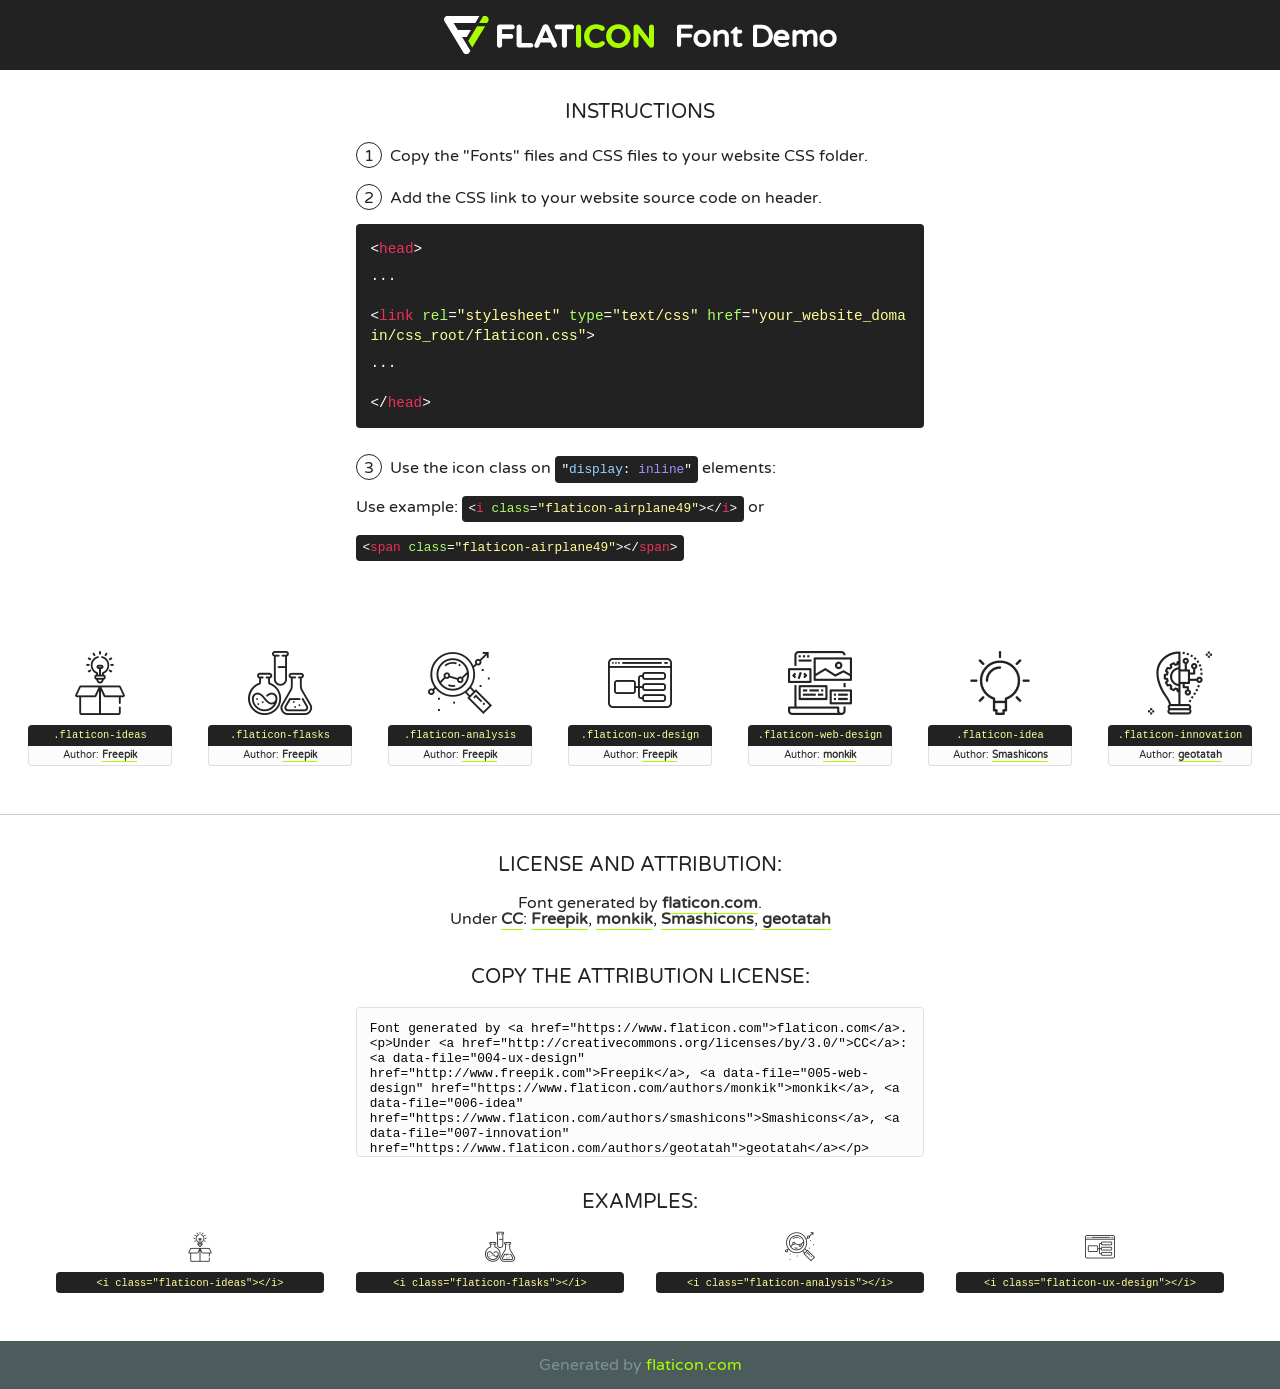
<file: fonts/flaticon/font/flaticon.html>
<!DOCTYPE html>
<!--
  Flaticon icon font: Flaticon
  Creation date: 20/03/2019 02:18
-->
<html>
<!DOCTYPE html>
<html>

<head>
    <title>Flaticon WebFont</title>
    <link href="http://fonts.googleapis.com/css?family=Varela+Round" rel="stylesheet" type="text/css" />
    <link rel="stylesheet" type="text/css" href="flaticon.css">
    <meta charset="UTF-8">
    <style>
    html, body, div, span, applet, object, iframe,
    h1, h2, h3, h4, h5, h6, p, blockquote, pre,
    a, abbr, acronym, address, big, cite, code,
    del, dfn, em, img, ins, kbd, q, s, samp,
    small, strike, strong, sub, sup, tt, var,
    b, u, i, center,
    dl, dt, dd, ol, ul, li,
    fieldset, form, label, legend,
    table, caption, tbody, tfoot, thead, tr, th, td,
    article, aside, canvas, details, embed, 
    figure, figcaption, footer, header, hgroup, 
    menu, nav, output, ruby, section, summary,
    time, mark, audio, video {
        margin: 0;
        padding: 0;
        border: 0;
        font-size: 100%;
        font: inherit;
        vertical-align: baseline;
    }
    /* HTML5 display-role reset for older browsers */
    article, aside, details, figcaption, figure, 
    footer, header, hgroup, menu, nav, section {
        display: block;
    }
    body {
        line-height: 1;
    }
    ol, ul {
        list-style: none;
    }
    blockquote, q {
        quotes: none;
    }
    blockquote:before, blockquote:after,
    q:before, q:after {
        content: '';
        content: none;
    }
    table {
        border-collapse: collapse;
        border-spacing: 0;
    }
    body {
        font-family: 'Varela Round', Helvetica, Arial, sans-serif;
        font-size: 16px;
        color: #222;
    }
    a {
        color: #333;
        border-bottom: 1px solid #a9fd00;
        font-weight: bold;
        text-decoration: none;
    }
    * {
        -moz-box-sizing: border-box;
        -webkit-box-sizing: border-box;
        box-sizing: border-box;
        margin: 0;
        padding: 0;
    }
    [class^="flaticon-"]:before, [class*=" flaticon-"]:before, [class^="flaticon-"]:after, [class*=" flaticon-"]:after {
        font-family: Flaticon;
        font-size: 30px;
        font-style: normal;
        margin-left: 20px;
        color: #333;
    }
    .wrapper {
        max-width: 600px;
        margin: auto;
        padding: 0 1em;
    }
    .title {
        font-size: 1.25em;
        text-align: center;
        margin-bottom: 1em;
        text-transform: uppercase;
    }
    header {
        text-align: center;
        background-color: #222;
        color: #fff;
        padding: 1em;
    }
    header .logo {
        width: 210px;
        height: 38px;
        display: inline-block;
        vertical-align: middle;
        margin-right: 1em;
        border: none;
    }
    header strong {
        font-size: 1.95em;
        font-weight: bold;
        vertical-align: middle;
        margin-top: 5px;
        display: inline-block;
    }
    .demo {
        margin: 2em auto;
        line-height: 1.25em;
    }
    .demo ul li {
        margin-bottom: 1em;
    }
    .demo ul li .num {
        color: #222;
        border-radius: 20px;
        display: inline-block;
        width: 26px;
        padding: 3px;
        height: 26px;
        text-align: center;
        margin-right: 0.5em;
        border: 1px solid #222;
    }
    .demo ul li code {
        background-color: #222;
        border-radius: 4px;
        padding: 0.25em 0.5em;
        display: inline-block;
        color: #fff;
        font-family: Consolas,Monaco,Lucida Console,Liberation Mono,DejaVu Sans Mono,Bitstream Vera Sans Mono,Courier New, monospace;
        font-weight: lighter;
        margin-top: 1em;
        font-size: 0.8em;
        word-break: break-all;
    }
    .demo ul li code.big {
        padding: 1em;
        font-size: 0.9em;
    }
    .demo ul li code .red {
        color: #EF3159;
    }
    .demo ul li code .green {
        color: #ACFF65;
    }
    .demo ul li code .yellow {
        color: #FFFF99;
    }
    .demo ul li code .blue {
        color: #99D3FF;
    }
    .demo ul li code .purple {
        color: #A295FF;
    }
    .demo ul li code .dots {
        margin-top: 0.5em;
        display: block;
    }
    #glyphs {
        border-bottom: 1px solid #ccc;
        padding: 2em 0;
        text-align: center;
    }
    .glyph {
        display: inline-block;
        width: 9em;
        margin: 1em;
        text-align: center;
        vertical-align: top;
        background: #FFF;
    }
    .glyph .glyph-icon {
        padding: 10px;
        display: block;
        font-family:"Flaticon";
        font-size: 64px;
        line-height: 1;
    }
    .glyph .glyph-icon:before {
        font-size: 64px;
        color: #222;
        margin-left: 0;
    }
    .class-name {
        font-size: 0.65em;
        background-color: #222;
        color: #fff;
        border-radius: 4px 4px 0 0;
        padding: 0.5em;
        color: #FFFF99;
        font-family: Consolas,Monaco,Lucida Console,Liberation Mono,DejaVu Sans Mono,Bitstream Vera Sans Mono,Courier New, monospace;
    }
    .author-name {
        font-size: 0.6em;
        background-color: #fcfcfd;
        border: 1px solid #DEDEE4;
        border-top: 0;
        border-radius: 0 0 4px 4px;
        padding: 0.5em;
    }
    .class-name:last-child {
        font-size: 10px;
        color:#888;
    }
    .class-name:last-child a {
        font-size: 10px;
        color:#555;
    }
    .class-name:last-child a:hover {
        color:#a9fd00;
    }
    .glyph > input {
        display: block;
        width: 100px;
        margin: 5px auto;
        text-align: center;
        font-size: 12px;
        cursor: text;
    }
    .glyph > input.icon-input {
        font-family:"Flaticon";
        font-size: 16px;
        margin-bottom: 10px;
    }
    .attribution .title {
        margin-top: 2em;
    }
    .attribution textarea {
        background-color: #fcfcfd;
        padding: 1em;
        border: none;
        box-shadow: none;
        border: 1px solid #DEDEE4;
        border-radius: 4px;
        resize: none;
        width: 100%;
        height: 150px;
        font-size: 0.8em;
        font-family: Consolas,Monaco,Lucida Console,Liberation Mono,DejaVu Sans Mono,Bitstream Vera Sans Mono,Courier New, monospace;
        -webkit-appearance: none;
    }
    .iconsuse {
        margin: 2em auto;
        text-align: center;
        max-width: 1200px;
    }
    .iconsuse:after {
        content: '';
        display: table;
        clear: both;
    }
    .iconsuse .image {
        float: left;
        width: 25%;
        padding: 0 1em;
    }
    .iconsuse .image p {
        margin-bottom: 1em;
    }
    .iconsuse .image span {
        display: block;
        font-size: 0.65em;
        background-color: #222;
        color: #fff;
        border-radius: 4px;
        padding: 0.5em;
        color: #FFFF99;
        margin-top: 1em;
        font-family: Consolas,Monaco,Lucida Console,Liberation Mono,DejaVu Sans Mono,Bitstream Vera Sans Mono,Courier New, monospace;
    }
    #footer {
        text-align: center;
        background-color: #4C5B5C;
        color: #7c9192;
        padding: 1em;
    }
    #footer a {
        border: none;
        color: #a9fd00;
        font-weight: normal;
    }
    @media (max-width: 960px) {
        .iconsuse .image {
            width: 50%;
        }
    }
    @media (max-width: 560px) {
        .iconsuse .image {
            width: 100%;
        }
    }
    </style>
</head>

<body class="characters-off">

    <header>
        <a href="https://www.flaticon.com" target="_blank" class="logo">
            <svg version="1.1" xmlns="http://www.w3.org/2000/svg" xmlns:xlink="http://www.w3.org/1999/xlink" xmlns:a="http://ns.adobe.com/AdobeSVGViewerExtensions/3.0/" viewBox="0 0 560.875 102.036" enable-background="new 0 0 560.875 102.036" xml:space="preserve">
                <defs>
                </defs>
                <g>
                    <g class="letters">
                        <path fill="#ffffff" d="M141.596,29.675c0-3.777,2.985-6.767,6.764-6.767h34.438c3.426,0,6.15,2.728,6.15,6.15
                        c0,3.43-2.724,6.149-6.15,6.149h-27.674v13.091h23.719c3.429,0,6.151,2.724,6.151,6.15c0,3.43-2.723,6.149-6.151,6.149h-23.719
                        v17.574c0,3.773-2.986,6.761-6.764,6.761c-3.779,0-6.764-2.989-6.764-6.761V29.675z"></path>
                        <path fill="#ffffff" d="M193.844,29.149c0-3.781,2.985-6.767,6.764-6.767c3.776,0,6.763,2.985,6.763,6.767v42.957h25.039
                        c3.426,0,6.149,2.726,6.149,6.153c0,3.425-2.723,6.15-6.149,6.15h-31.802c-3.779,0-6.764-2.986-6.764-6.768V29.149z"></path>
                        <path fill="#ffffff" d="M241.891,75.71l21.438-48.407c1.492-3.341,4.215-5.357,7.906-5.357h0.792
                        c3.686,0,6.323,2.017,7.815,5.357l21.439,48.407c0.436,0.967,0.701,1.845,0.701,2.723c0,3.602-2.809,6.501-6.414,6.501
                        c-3.161,0-5.269-1.845-6.499-4.655l-4.132-9.661h-27.059l-4.301,10.102c-1.144,2.631-3.426,4.214-6.237,4.214
                        c-3.517,0-6.24-2.81-6.24-6.325C241.1,77.64,241.451,76.677,241.891,75.71z M279.932,58.666l-8.521-20.297l-8.526,20.297H279.932
                        z"></path>
                        <path fill="#ffffff" d="M314.864,35.387H301.86c-3.429,0-6.239-2.813-6.239-6.238c0-3.429,2.811-6.24,6.239-6.24h39.533
                        c3.426,0,6.237,2.811,6.237,6.24c0,3.425-2.811,6.238-6.237,6.238h-13.001v42.785c0,3.773-2.99,6.761-6.764,6.761
                        c-3.779,0-6.764-2.989-6.764-6.761V35.387z"></path>
                        <path fill="#A9FD00" d="M352.615,29.149c0-3.781,2.985-6.767,6.767-6.767c3.774,0,6.761,2.985,6.761,6.767v49.024
                        c0,3.773-2.987,6.761-6.761,6.761c-3.781,0-6.767-2.989-6.767-6.761V29.149z"></path>
                        <path fill="#A9FD00" d="M374.132,53.836v-0.179c0-17.481,13.178-31.801,32.065-31.801c9.22,0,15.459,2.458,20.557,6.238
                        c1.402,1.054,2.637,2.985,2.637,5.357c0,3.692-2.985,6.59-6.681,6.59c-1.845,0-3.071-0.702-4.044-1.319
                        c-3.776-2.813-7.729-4.393-12.562-4.393c-10.364,0-17.831,8.611-17.831,19.154v0.173c0,10.542,7.291,19.329,17.831,19.329
                        c5.715,0,9.492-1.756,13.359-4.834c1.049-0.874,2.458-1.491,4.039-1.491c3.429,0,6.325,2.813,6.325,6.236
                        c0,2.106-1.056,3.78-2.282,4.834c-5.539,4.834-12.036,7.733-21.878,7.733C387.572,85.464,374.132,71.493,374.132,53.836z"></path>
                        <path fill="#A9FD00" d="M433.009,53.836v-0.179c0-17.481,13.79-31.801,32.766-31.801c18.981,0,32.592,14.143,32.592,31.628v0.173
                        c0,17.483-13.785,31.807-32.769,31.807C446.625,85.464,433.009,71.32,433.009,53.836z M484.224,53.836v-0.179
                        c0-10.539-7.725-19.326-18.626-19.326c-10.893,0-18.449,8.611-18.449,19.154v0.173c0,10.542,7.73,19.329,18.626,19.329
                        C476.676,72.986,484.224,64.378,484.224,53.836z"></path>
                        <path fill="#A9FD00" d="M506.233,29.321c0-3.774,2.99-6.763,6.767-6.763h1.401c3.252,0,5.183,1.583,7.029,3.953l26.093,34.265
                        V29.059c0-3.692,2.99-6.677,6.681-6.677c3.683,0,6.671,2.985,6.671,6.677v48.934c0,3.78-2.987,6.765-6.764,6.765h-0.436
                        c-3.257,0-5.188-1.581-7.034-3.953l-27.056-35.492v32.944c0,3.687-2.985,6.676-6.678,6.676c-3.683,0-6.673-2.989-6.673-6.676
                        V29.321z"></path>
                    </g>
                    <g class="insignia">
                        <path fill="#ffffff" d="M48.372,56.137h12.517l11.156-18.537H37.186L25.688,18.539h57.825L94.668,0H9.271
                        C5.925,0,2.842,1.801,1.198,4.716c-1.644,2.907-1.593,6.482,0.134,9.343l50.38,83.501c1.678,2.781,4.689,4.476,7.938,4.476
                        c3.246,0,6.257-1.695,7.935-4.476l2.898-4.804L48.372,56.137z"></path>
                        <g class="i">
                            <path fill="#A9FD00" d="M93.575,18.539h0.031v0.004l21.652,0.004l2.705-4.488c1.727-2.861,1.778-6.436,0.133-9.343
                            C116.454,1.801,113.371,0,110.026,0h-5.294L93.575,18.539z"></path>
                            <polygon fill="#A9FD00" points="88.291,27.356 64.725,66.486 75.519,84.404 109.942,27.356"></polygon>
                        </g>
                    </g>
                </g>
            </svg>
        </a>
        <strong>Font Demo</strong>
    </header>


    <section class="demo wrapper">

        <p class="title">Instructions</p>

        <ul>
            <li>
                <span class="num">1</span>Copy the "Fonts" files and CSS files to your website CSS folder.
            </li>
            <li>
                <span class="num">2</span>Add the CSS link to your website source code on header.
                <code class="big">
                    &lt;<span class="red">head</span>&gt;
                    <br/><span class="dots">...</span>
                    <br/>&lt;<span class="red">link</span> <span class="green">rel</span>=<span class="yellow">"stylesheet"</span> <span class="green">type</span>=<span class="yellow">"text/css"</span> <span class="green">href</span>=<span class="yellow">"your_website_domain/css_root/flaticon.css"</span>&gt;
                    <br/><span class="dots">...</span>
                    <br/>&lt;/<span class="red">head</span>&gt;
                </code>
            </li>

            <li>
                <p>
                    <span class="num">3</span>Use the icon class on <code>"<span class="blue">display</span>:<span class="purple"> inline</span>"</code> elements:
                    <br />
                    Use example: <code>&lt;<span class="red">i</span> <span class="green">class</span>=<span class="yellow">&quot;flaticon-airplane49&quot;</span>&gt;&lt;/<span class="red">i</span>&gt;</code> or <code>&lt;<span class="red">span</span> <span class="green">class</span>=<span class="yellow">&quot;flaticon-airplane49&quot;</span>&gt;&lt;/<span class="red">span</span>&gt;</code>
            </li>
        </ul>

    </section>




   <section id="glyphs">          
    
      
        <div class="glyph"><div class="glyph-icon flaticon-ideas"></div>
            <div class="class-name">.flaticon-ideas</div>
            <div class="author-name">Author: <a data-file="001-ideas" href="http://www.freepik.com">Freepik</a> </div> 
        </div>        
        
        <div class="glyph"><div class="glyph-icon flaticon-flasks"></div>
            <div class="class-name">.flaticon-flasks</div>
            <div class="author-name">Author: <a data-file="002-flasks" href="http://www.freepik.com">Freepik</a> </div> 
        </div>        
        
        <div class="glyph"><div class="glyph-icon flaticon-analysis"></div>
            <div class="class-name">.flaticon-analysis</div>
            <div class="author-name">Author: <a data-file="003-analysis" href="http://www.freepik.com">Freepik</a> </div> 
        </div>        
        
        <div class="glyph"><div class="glyph-icon flaticon-ux-design"></div>
            <div class="class-name">.flaticon-ux-design</div>
            <div class="author-name">Author: <a data-file="004-ux-design" href="http://www.freepik.com">Freepik</a> </div> 
        </div>        
        
        <div class="glyph"><div class="glyph-icon flaticon-web-design"></div>
            <div class="class-name">.flaticon-web-design</div>
            <div class="author-name">Author: <a data-file="005-web-design" href="https://www.flaticon.com/authors/monkik">monkik</a> </div> 
        </div>        
        
        <div class="glyph"><div class="glyph-icon flaticon-idea"></div>
            <div class="class-name">.flaticon-idea</div>
            <div class="author-name">Author: <a data-file="006-idea" href="https://www.flaticon.com/authors/smashicons">Smashicons</a> </div> 
        </div>        
        
        <div class="glyph"><div class="glyph-icon flaticon-innovation"></div>
            <div class="class-name">.flaticon-innovation</div>
            <div class="author-name">Author: <a data-file="007-innovation" href="https://www.flaticon.com/authors/geotatah">geotatah</a> </div> 
        </div>        
        

    </section>



    <section class="attribution wrapper"   style="text-align:center;">

      <div class="title">License and attribution:</div><div class="attrDiv">Font generated by <a href="https://www.flaticon.com">flaticon.com</a>. <div><p>Under <a href="http://creativecommons.org/licenses/by/3.0/">CC</a>: <a data-file="004-ux-design" href="http://www.freepik.com">Freepik</a>, <a data-file="005-web-design" href="https://www.flaticon.com/authors/monkik">monkik</a>, <a data-file="006-idea" href="https://www.flaticon.com/authors/smashicons">Smashicons</a>, <a data-file="007-innovation" href="https://www.flaticon.com/authors/geotatah">geotatah</a></p>  </div>
      </div>
      <div class="title">Copy the Attribution License:</div>

    <textarea onclick="this.focus();this.select();">Font generated by &lt;a href=&quot;https://www.flaticon.com&quot;&gt;flaticon.com&lt;/a&gt;. <p>Under <a href="http://creativecommons.org/licenses/by/3.0/">CC</a>: <a data-file="004-ux-design" href="http://www.freepik.com">Freepik</a>, <a data-file="005-web-design" href="https://www.flaticon.com/authors/monkik">monkik</a>, <a data-file="006-idea" href="https://www.flaticon.com/authors/smashicons">Smashicons</a>, <a data-file="007-innovation" href="https://www.flaticon.com/authors/geotatah">geotatah</a></p>  
     </textarea>

    </section>

    <section class="iconsuse">

          <div class="title">Examples:</div>            
             
            <div class="image">
                <p>
                    <i class="glyph-icon flaticon-ideas"></i> 
                    <span>&lt;i class=&quot;flaticon-ideas&quot;&gt;&lt;/i&gt;</span>
                </p>
            </div>
            
            <div class="image">
                <p>
                    <i class="glyph-icon flaticon-flasks"></i> 
                    <span>&lt;i class=&quot;flaticon-flasks&quot;&gt;&lt;/i&gt;</span>
                </p>
            </div>
            
            <div class="image">
                <p>
                    <i class="glyph-icon flaticon-analysis"></i> 
                    <span>&lt;i class=&quot;flaticon-analysis&quot;&gt;&lt;/i&gt;</span>
                </p>
            </div>
            
            <div class="image">
                <p>
                    <i class="glyph-icon flaticon-ux-design"></i> 
                    <span>&lt;i class=&quot;flaticon-ux-design&quot;&gt;&lt;/i&gt;</span>
                </p>
            </div>
                       
        </div>
                            
    </section>

<div id="footer">
    <div>Generated by <a href="https://www.flaticon.com">flaticon.com</a>
    </div>
</div>



</body>
</html>
</file>
<file: css/main.css>
/* ==========================================================================
   Misbah Ur Rehman Saim - portfolio
   Brand carried over from the existing portfolio: near-black base, lime accent,
   Space Grotesk for display, Inter for text. Coral is used only to mean "problem".
   ========================================================================== */

/* ---------- Fonts (self-hosted, latin subset, variable) ---------- */
@font-face {
  font-family: "Space Grotesk";
  src: url("../assets/fonts/space-grotesk-latin-wght-normal.woff2") format("woff2");
  font-weight: 300 700;
  font-style: normal;
  font-display: swap;
}
@font-face {
  font-family: "Inter";
  src: url("../assets/fonts/inter-latin-wght-normal.woff2") format("woff2");
  font-weight: 100 900;
  font-style: normal;
  font-display: swap;
}
/* Metric-matched fallback so text doesn't jump when Inter loads */
@font-face {
  font-family: "Inter Fallback";
  src: local("Arial");
  size-adjust: 107.4%;
  ascent-override: 90.2%;
  descent-override: 22.5%;
  line-gap-override: 0%;
}

/* ---------- Tokens ---------- */
:root {
  --ink: #0a0a0a;
  --panel: #141414;
  --panel-2: #1c1c1c;
  --line: #2b2b2b;
  --line-2: #3d3d3d;
  --text: #fafafa;
  --muted: #a8a8a8;
  --lime: #d4ff00;
  --on-lime: #0a0a0a;
  --flag: #ff6b4a;

  --font-d: "Space Grotesk", "Arial Narrow", system-ui, sans-serif;
  --font-b: "Inter", "Inter Fallback", system-ui, -apple-system, "Segoe UI", Roboto, sans-serif;

  --r-sm: 8px;
  --r: 14px;
  --r-lg: 22px;

  --wrap: 1200px;
  --gutter: clamp(1.25rem, 5vw, 3rem);
  --sec: clamp(4.5rem, 10vw, 8rem);
  --header-h: 68px;

  color-scheme: dark;
}

/* ---------- Base ---------- */
*,
*::before,
*::after { box-sizing: border-box; }

html {
  scroll-behavior: smooth;
  -webkit-text-size-adjust: 100%;
  text-size-adjust: 100%;
  overflow-x: clip;
}

body {
  margin: 0;
  background: var(--ink);
  color: var(--text);
  font: 400 1.0625rem/1.65 var(--font-b);
  overflow-x: clip;
  -webkit-font-smoothing: antialiased;
  text-rendering: optimizeLegibility;
}

img, svg { max-width: 100%; }

h1, h2, h3, p, ul, ol, dl, dd, figure { margin: 0; }
ul, ol { padding: 0; list-style: none; }

a { color: inherit; }
button, input, select, textarea { font: inherit; color: inherit; }

:focus-visible {
  outline: 3px solid var(--lime);
  outline-offset: 3px;
  border-radius: 4px;
}

::selection { background: var(--lime); color: var(--on-lime); }

.sr {
  position: absolute !important;
  width: 1px; height: 1px;
  margin: -1px; padding: 0;
  overflow: hidden;
  clip: rect(0 0 0 0);
  white-space: nowrap;
  border: 0;
}

.skip {
  position: absolute;
  left: 1rem; top: -4rem;
  z-index: 100;
  padding: .75rem 1.25rem;
  background: var(--lime);
  color: var(--on-lime);
  font-weight: 600;
  border-radius: var(--r-sm);
  text-decoration: none;
  transition: top .2s;
}
.skip:focus { top: 1rem; }

.wrap {
  width: min(100% - 2 * var(--gutter), var(--wrap));
  margin-inline: auto;
}

/* ---------- Section scaffolding ---------- */
.sec { padding-block: var(--sec); scroll-margin-top: var(--header-h); }
.sec--defer { content-visibility: auto; contain-intrinsic-size: auto 900px; }
.sec--tight { padding-top: 0; }

.sec__head { max-width: 46rem; margin-bottom: clamp(2rem, 5vw, 3.5rem); }

.title {
  font: 700 clamp(2rem, 4.8vw, 3.6rem)/1.05 var(--font-d);
  letter-spacing: -.03em;
  text-wrap: balance;
}
.lead {
  margin-top: 1.1rem;
  color: var(--muted);
  font-size: 1.125rem;
  max-width: 40rem;
  text-wrap: pretty;
}

/* ---------- Buttons ---------- */
.btn {
  display: inline-flex;
  align-items: center;
  justify-content: center;
  gap: .5rem;
  min-height: 52px;
  padding: 0 1.6rem;
  border: 1.5px solid transparent;
  border-radius: 999px;
  font: 600 1rem/1 var(--font-b);
  text-decoration: none;
  cursor: pointer;
  transition: background-color .2s, color .2s, border-color .2s, transform .2s;
}
.btn--primary { background: var(--lime); color: var(--on-lime); }
.btn--primary:hover { background: #e6ff5c; }
.btn--ghost { border-color: var(--line-2); color: var(--text); background: transparent; }
.btn--ghost:hover { border-color: var(--lime); }
.btn--sm { min-height: 44px; padding: 0 1.2rem; font-size: .95rem; }
.btn:active { transform: translateY(1px); }

.textlink {
  display: inline-flex;
  align-items: center;
  min-height: 48px;
  padding-inline: .25rem;
  color: var(--text);
  font-weight: 600;
  text-decoration: underline;
  text-decoration-color: var(--lime);
  text-decoration-thickness: 2px;
  text-underline-offset: 6px;
}
.textlink:hover { color: var(--lime); }

/* ---------- Header ---------- */
.hdr {
  position: sticky;
  top: 0;
  z-index: 50;
  background: var(--ink);
  border-bottom: 1px solid transparent;
  transition: border-color .2s;
}
.hdr.is-stuck { border-bottom-color: var(--line); }

.hdr__in {
  display: flex;
  align-items: center;
  justify-content: space-between;
  gap: 1rem;
  height: var(--header-h);
}

.logo {
  display: grid;
  place-items: center;
  width: 44px; height: 44px;
  border-radius: 12px;
  background: var(--lime);
  color: var(--on-lime);
  font: 700 1.5rem/1 var(--font-d);
  text-decoration: none;
}

.menu-btn {
  display: inline-flex;
  flex-direction: column;
  justify-content: center;
  align-items: center;
  gap: 6px;
  width: 48px; height: 48px;
  background: transparent;
  border: 1.5px solid var(--line-2);
  border-radius: 12px;
  cursor: pointer;
}
.menu-btn span {
  display: block;
  width: 20px; height: 2px;
  background: var(--text);
  transition: transform .2s, opacity .2s;
}
.menu-btn[aria-expanded="true"] span:nth-child(1) { transform: translateY(8px) rotate(45deg); }
.menu-btn[aria-expanded="true"] span:nth-child(2) { opacity: 0; }
.menu-btn[aria-expanded="true"] span:nth-child(3) { transform: translateY(-8px) rotate(-45deg); }

.nav {
  display: none;
  position: absolute;
  top: 100%; left: 0; right: 0;
  padding: .5rem var(--gutter) 1.5rem;
  background: var(--ink);
  border-bottom: 1px solid var(--line);
}
.nav.is-open { display: block; }
.no-js .nav { display: block; position: static; padding: 0; border: 0; }
.no-js .menu-btn { display: none; }

.nav__list { display: grid; }
.nav__link {
  display: flex;
  align-items: center;
  min-height: 52px;
  border-bottom: 1px solid var(--line);
  color: var(--text);
  font: 500 1.2rem/1 var(--font-d);
  text-decoration: none;
}
.nav__link[aria-current="true"] { color: var(--lime); }
.nav__cta { margin-top: 1.25rem; }
.nav__cta .btn { width: 100%; }

@media (min-width: 960px) {
  .menu-btn { display: none; }
  .nav,
  .no-js .nav {
    display: flex;
    align-items: center;
    gap: 1.75rem;
    position: static;
    padding: 0;
    background: none;
    border: 0;
  }
  .nav__list { display: flex; gap: 1.6rem; }
  .nav__link {
    min-height: 44px;
    border: 0;
    color: var(--muted);
    font: 500 .98rem/1 var(--font-b);
    transition: color .2s;
  }
  .nav__link:hover { color: var(--text); }
  .nav__link[aria-current="true"] { color: var(--text); box-shadow: inset 0 -2px 0 var(--lime); }
  .nav__cta { margin: 0; }
  .nav__cta .btn { width: auto; }
}

/* ---------- Hero ---------- */
.hero {
  position: relative;
  isolation: isolate;
  overflow: clip;
  padding-top: clamp(2.5rem, 7vw, 5rem);
}
.hero__grid { display: grid; gap: 2.5rem; align-items: center; }
@media (min-width: 960px) {
  .hero__grid { grid-template-columns: minmax(0, 1.12fr) minmax(0, .88fr); gap: 3rem; }
}

.hero__title { font-weight: 400; }
.hero__name {
  display: block;
  font: 700 clamp(3rem, 10.5vw, 5.75rem)/.95 var(--font-d);
  letter-spacing: -.045em;
  text-wrap: balance;
}
.hero__role {
  display: block;
  margin-top: 1.4rem;
  color: var(--muted);
  font: 500 clamp(1.05rem, 2.2vw, 1.15rem)/1.5 var(--font-d);
}
.hero__role .nb { white-space: nowrap; }
.hero__role .bar { margin-inline: .3em; color: var(--lime); }

.hero__lead {
  margin-top: 1.5rem;
  max-width: 34rem;
  font-size: clamp(1.1rem, 2vw, 1.3rem);
  line-height: 1.55;
  text-wrap: pretty;
}

.cta { display: flex; flex-wrap: wrap; align-items: center; gap: .75rem 1rem; margin-top: 2rem; }
@media (max-width: 559px) { .cta .btn { flex: 1 1 100%; } }

.hero__loc { margin-top: 1.25rem; color: var(--muted); font-size: .95rem; }

/* 3D card deck (decorative) */
.hero__stage {
  position: relative;
  height: clamp(300px, 56vw, 500px);
  perspective: 1200px;
  perspective-origin: 50% 40%;
}
.deck {
  position: absolute;
  inset: 0;
  transform-style: preserve-3d;
  transform: rotateX(var(--rx, 6deg)) rotateY(var(--ry, -12deg));
  transition: transform .35s cubic-bezier(.2, .7, .2, 1);
}
.hc {
  position: absolute;
  transform: translateZ(var(--z, 0px));
  background: var(--panel);
  border: 1px solid var(--line);
  border-radius: var(--r);
  box-shadow: 0 28px 44px -24px rgb(0 0 0 / .9);
}
.hc__in { padding: 1rem 1.1rem; }
.hc--serp { left: 0; top: 2%; width: 82%; --z: 0px; }
.hc--audit { right: 0; top: 33%; width: 60%; --z: 60px; }
.hc--gap { left: 4%; bottom: 4%; width: 56%; --z: 110px; border-color: var(--lime); }
.hc--line { right: 4%; bottom: 0; width: 32%; --z: 150px; }

.hc__url { color: var(--muted); font-size: .78rem; }
.hc__title { margin-top: .2rem; color: var(--lime); font: 600 1.05rem/1.3 var(--font-d); }
.hc__desc { margin-top: .35rem; color: var(--muted); font-size: .85rem; line-height: 1.45; }
.hc__h { font: 700 .95rem/1 var(--font-d); }
.hc__list { display: grid; gap: .5rem; margin-top: .75rem; font-size: .85rem; }
.hc__list li { display: flex; align-items: center; gap: .55rem; }
.hc__list li::before {
  content: "";
  flex: none;
  width: 9px; height: 9px;
  border-radius: 50%;
  background: var(--lime);
}
.hc__list .is-flag::before { background: var(--flag); }
.hc__chip {
  display: inline-block;
  margin-top: .6rem;
  padding: .2rem .6rem;
  border-radius: 999px;
  background: var(--lime);
  color: var(--on-lime);
  font: 700 .78rem/1.4 var(--font-d);
}
.hc__spark { display: block; width: 100%; height: auto; }

/* Perspective floor */
.hero__floor {
  position: absolute;
  z-index: -1;
  left: -10%; right: -10%; bottom: 0;
  height: 44%;
  background:
    linear-gradient(var(--line) 1px, transparent 1px) 0 0 / 100% 48px,
    linear-gradient(90deg, var(--line) 1px, transparent 1px) 0 0 / 64px 100%;
  transform: perspective(520px) rotateX(64deg);
  transform-origin: 50% 100%;
  -webkit-mask-image: linear-gradient(to top, #000 8%, transparent 80%);
  mask-image: linear-gradient(to top, #000 8%, transparent 80%);
  opacity: .45;
}
.hero__glow {
  position: absolute;
  z-index: -1;
  right: -12%; top: 6%;
  width: min(720px, 90vw);
  aspect-ratio: 1;
  background: radial-gradient(closest-side, rgb(212 255 0 / .09), transparent);
}

/* idle float - only while hero is on screen */
@keyframes float {
  from { transform: translateY(-5px); }
  to { transform: translateY(6px); }
}
.hero.is-live .hc__in { animation: float 6s ease-in-out infinite alternate; }
.hero.is-live .hc--audit .hc__in { animation-duration: 7.5s; animation-delay: -2s; }
.hero.is-live .hc--gap .hc__in { animation-duration: 6.5s; animation-delay: -4s; }
.hero.is-live .hc--line .hc__in { animation-duration: 8s; animation-delay: -1s; }

/* Pipeline strip - the one orchestrated load moment */
.flow {
  display: grid;
  grid-template-columns: repeat(2, minmax(0, 1fr));
  margin-top: clamp(2.5rem, 6vw, 4.5rem);
  border-top: 1px solid var(--line);
}
@media (min-width: 760px) { .flow { grid-template-columns: repeat(8, minmax(0, 1fr)); } }

@keyframes fill { from { transform: scaleX(0); } to { transform: scaleX(1); } }

.flow__a {
  position: relative;
  display: flex;
  flex-direction: column;
  gap: .3rem;
  min-height: 72px;
  padding: 1.1rem .75rem 1.4rem 0;
  color: var(--text);
  font: 600 .98rem/1.25 var(--font-d);
  text-decoration: none;
}
.flow__a::before {
  content: "";
  position: absolute;
  top: -1px; left: 0; right: 0;
  height: 3px;
  background: var(--lime);
  transform-origin: left;
  animation: fill .45s ease-out both;
  animation-delay: calc(var(--i) * .2s + .3s);
}
.flow__n { color: var(--lime); font-size: .8rem; }
.flow__a:hover .flow__t { text-decoration: underline; text-decoration-color: var(--lime); text-underline-offset: 5px; }

/* ---------- Approach (interactive audit visual) ---------- */
.approach { display: grid; gap: 2.5rem; }
@media (min-width: 960px) {
  .approach { grid-template-columns: minmax(0, 1.2fr) minmax(0, .8fr); gap: 3.5rem; align-items: start; }
}

.frame {
  scroll-margin-top: calc(var(--header-h) + 12px);
  background: var(--panel);
  border: 1px solid var(--line);
  border-radius: var(--r-lg);
  overflow: hidden;
}
.frame svg { display: block; width: 100%; height: auto; }
.frame__cap { padding: .75rem 1.1rem; border-top: 1px solid var(--line); color: var(--muted); font-size: .88rem; }

.wf { fill: #181818; stroke: #333; stroke-width: 1.5; }
.ln { fill: #2b2b2b; }
.chrome { fill: var(--panel); stroke: var(--line); stroke-width: 1.5; }
.chrome-line { stroke: var(--line); stroke-width: 1.5; }
.dot { fill: #3d3d3d; }
.url { fill: var(--muted); font: 500 12px var(--font-b); }
.sk { fill: none; stroke: #333; stroke-width: 1.5; }

.ly { opacity: 0; transition: opacity .4s ease; }
.ly.on { opacity: 1; }
.ly.dim { opacity: .3; }

.mk { stroke: var(--ink); stroke-width: 3; }
.mk--flag { fill: var(--flag); }
.mk--lime { fill: var(--lime); }
.mk--ghost { fill: var(--text); }
.mk-t { fill: var(--on-lime); font: 700 16px var(--font-d); text-anchor: middle; dominant-baseline: central; }
.ghost { fill: none; stroke: var(--text); stroke-opacity: .5; stroke-width: 1.5; stroke-dasharray: 5 5; }
.sbox { fill: rgb(212 255 0 / .05); stroke: var(--lime); stroke-width: 2; stroke-dasharray: 7 5; }
.chip { fill: var(--lime); }
.tick-bg { fill: var(--lime); stroke: var(--ink); stroke-width: 3; }
.tick { fill: none; stroke: var(--on-lime); stroke-width: 3.5; stroke-linecap: round; stroke-linejoin: round; }
.growth { fill: none; stroke: var(--lime); stroke-width: 5; stroke-linecap: round; stroke-linejoin: round;
  stroke-dasharray: 1; stroke-dashoffset: 1; transition: stroke-dashoffset 1.1s ease .15s; }
.ly.on .growth { stroke-dashoffset: 0; }
.growth-dot { fill: var(--lime); stroke: var(--ink); stroke-width: 3; }

@keyframes scan { from { transform: translateY(0); } to { transform: translateY(350px); } }
.scan { fill: url(#scan-grad); }
.ly.on .scan { animation: scan 2.2s ease-in-out 1 both; }

.legend {
  display: grid;
  gap: .6rem;
  min-height: 9.5rem;
  margin-top: 1.25rem;
}
.legend__i { display: flex; align-items: flex-start; gap: .8rem; }
.legend__k {
  flex: none;
  display: grid;
  place-items: center;
  width: 26px; height: 26px;
  border-radius: 50%;
  background: var(--lime);
  color: var(--on-lime);
  font: 700 .85rem/1 var(--font-d);
}
.legend__k--dot { width: 10px; height: 10px; margin: 8px 8px 0 8px; }
.legend__k--flag { background: var(--flag); }
.legend__k--ghost { background: var(--text); }
.legend__k--sq { border-radius: 7px; }

.stages { border-top: 1px solid var(--line); }
.stage {
  display: flex;
  align-items: center;
  gap: 1rem;
  width: 100%;
  min-height: 56px;
  padding: .7rem 0;
  background: none;
  border: 0;
  border-bottom: 1px solid var(--line);
  color: var(--muted);
  font: 600 1.05rem/1.2 var(--font-d);
  text-align: left;
  cursor: pointer;
  transition: color .2s;
}
.stage:hover { color: var(--text); }
.stage__n {
  flex: none;
  display: grid;
  place-items: center;
  width: 30px; height: 30px;
  border: 1.5px solid var(--line-2);
  border-radius: 50%;
  font-size: .85rem;
  transition: background-color .2s, border-color .2s, color .2s;
}
.stage[aria-pressed="true"] { color: var(--text); }
.stage[aria-pressed="true"] .stage__n { background: var(--lime); border-color: var(--lime); color: var(--on-lime); }

.stage__d { padding: 0 0 1.1rem 46px; color: var(--muted); }
.js .stage__d { display: none; }
.js .stage[aria-pressed="true"] + .stage__d { display: block; }

.approach__steps { display: flex; flex-direction: column; }
.ctrl { display: flex; flex-wrap: wrap; gap: .6rem; order: -1; margin-bottom: 1.5rem; }
@media (min-width: 960px) { .ctrl { order: 0; margin: 1.5rem 0 0; } }
.ctrl[hidden] { display: none; }
.no-js .ctrl { display: none; }

/* ---------- About ---------- */
.about { display: grid; gap: 3rem; }
@media (min-width: 960px) {
  .about { grid-template-columns: minmax(0, .9fr) minmax(0, 1.1fr); gap: 5rem; align-items: start; }
  .about__side { position: sticky; top: calc(var(--header-h) + 2rem); }
}

.formula { display: grid; gap: .35rem; margin-top: 2rem; font: 700 clamp(1.4rem, 3vw, 1.9rem)/1.15 var(--font-d); letter-spacing: -.02em; }
.formula__plus { color: var(--lime); }
.formula__eq { margin-top: .5rem; color: var(--muted); font-size: 1rem; font-weight: 500; letter-spacing: 0; }

.about__blocks { display: grid; gap: 2rem; }
.about__block { padding-left: 1.4rem; border-left: 3px solid var(--line-2); }
.about__block:hover { border-left-color: var(--lime); }
.about__block h3 { font: 700 1.3rem/1.2 var(--font-d); letter-spacing: -.01em; }
.about__block p { margin-top: .6rem; color: var(--muted); max-width: 38rem; text-wrap: pretty; }
.about__block p strong { color: var(--text); font-weight: 600; }

/* ---------- Process ---------- */
.process { position: relative; }
.step { position: relative; display: grid; grid-template-columns: 44px minmax(0, 1fr); gap: 1.25rem; padding-bottom: clamp(2rem, 5vw, 3.5rem); }
.step:last-child { padding-bottom: 0; }

.step::before,
.step::after {
  content: "";
  position: absolute;
  left: 21px; top: 44px; bottom: 0;
  width: 2px;
}
.step::after { background: var(--line); z-index: 0; }
.step::before { background: var(--lime); z-index: 1; transform-origin: top; transform: scaleY(0); transition: transform .6s ease; }
.step.is-done::before { transform: scaleY(1); }
.step:last-child::before,
.step:last-child::after { display: none; }

.step__n {
  position: relative;
  z-index: 2;
  display: grid;
  place-items: center;
  width: 44px; height: 44px;
  border: 2px solid var(--line-2);
  border-radius: 50%;
  background: var(--ink);
  color: var(--muted);
  font: 700 1rem/1 var(--font-d);
  transition: background-color .3s, border-color .3s, color .3s;
}
.step.is-done .step__n { border-color: var(--lime); }
.step.is-active .step__n { background: var(--lime); border-color: var(--lime); color: var(--on-lime); }

.step__body { display: grid; gap: .6rem 3rem; padding-top: .4rem; }
@media (min-width: 900px) { .step__body { grid-template-columns: minmax(0, .85fr) minmax(0, 1.15fr); } }
.step__t { color: var(--muted); font: 700 clamp(1.4rem, 3vw, 2rem)/1.1 var(--font-d); letter-spacing: -.02em; transition: color .3s; }
.step.is-active .step__t,
.step.is-done .step__t { color: var(--text); }
.step__p { color: var(--muted); max-width: 36rem; }
.step__out { margin-top: .6rem; color: var(--text); font-size: .98rem; }
.step__out strong { color: var(--lime); font-weight: 600; }

.no-js .step::before { transform: scaleY(1); }

/* ---------- Services ---------- */
.svc { border-top: 1px solid var(--line); }
.svc__row {
  position: relative;
  display: grid;
  gap: .6rem 3rem;
  padding: 1.9rem 0 1.9rem 1.4rem;
  border-bottom: 1px solid var(--line);
}
.svc__row::before {
  content: "";
  position: absolute;
  left: 0; top: 1.9rem; bottom: 1.9rem;
  width: 3px;
  background: var(--lime);
  transform: scaleY(0);
  transform-origin: top;
  transition: transform .3s ease;
}
.svc__row:hover::before { transform: scaleY(1); }
@media (min-width: 900px) { .svc__row { grid-template-columns: minmax(0, .85fr) minmax(0, 1.15fr); } }
.svc__t { font: 700 clamp(1.3rem, 2.6vw, 1.7rem)/1.15 var(--font-d); letter-spacing: -.02em; }
.svc__p { color: var(--muted); max-width: 38rem; }
.svc__tags { margin-top: .75rem; color: var(--text); font-size: .95rem; }

/* ---------- Work / case studies ---------- */
.case {
  display: grid;
  gap: 2.5rem;
  padding-block: clamp(2.5rem, 6vw, 4rem);
  border-top: 1px solid var(--line);
}
@media (min-width: 1000px) {
  .case { grid-template-columns: minmax(0, .8fr) minmax(0, 1.2fr); gap: 4.5rem; }
  .case__side { position: sticky; top: calc(var(--header-h) + 2rem); align-self: start; }
}
.case__name { font: 700 clamp(1.8rem, 3.6vw, 2.6rem)/1.05 var(--font-d); letter-spacing: -.03em; }
.case__meta { margin-top: .6rem; color: var(--muted); }
.case__meta + .case__meta { margin-top: .1rem; }

.story { display: grid; margin-top: 1.75rem; border-top: 1px solid var(--line); }
.story__row { display: grid; gap: .35rem 2rem; padding: 1.2rem 0; border-bottom: 1px solid var(--line); }
@media (min-width: 640px) { .story__row { grid-template-columns: 9rem minmax(0, 1fr); } }
.story dt { font: 700 1.05rem/1.4 var(--font-d); }
.story dd { color: var(--muted); max-width: 40rem; }
.story__row--flag dt { color: var(--flag); }
.story__row--res dt { color: var(--lime); }
.story__row--res dd { color: var(--text); }

.tags { display: flex; flex-wrap: wrap; gap: .5rem; margin-top: 1.5rem; }
.tag { padding: .35rem .85rem; border: 1px solid var(--line-2); border-radius: 999px; color: var(--muted); font-size: .88rem; }

/* before / after bars (derived directly from the reported figures) */
.ba { display: grid; gap: 1.25rem; padding: 1.5rem; background: var(--panel); border: 1px solid var(--line); border-radius: var(--r-lg); }
.ba__h { font: 700 1.1rem/1.2 var(--font-d); }
.ba__set { display: grid; gap: .55rem; }
.ba__row { display: grid; grid-template-columns: 3.4rem minmax(0, 1fr) 3rem; align-items: center; gap: .75rem; font-size: .92rem; }
.ba__l { color: var(--muted); }
.ba__bar { display: block; height: 14px; background: var(--panel-2); border-radius: 999px; overflow: hidden; }
.ba__fill { display: block; height: 100%; border-radius: 999px; background: var(--line-2); transform-origin: left; transform: scaleX(0); transition: transform 1s cubic-bezier(.2, .7, .2, 1) .1s; }
.ba__fill--after { background: var(--lime); }
.in .ba__fill,
.no-js .ba__fill { transform: scaleX(var(--w, 1)); }
.ba__v { font: 700 1rem/1 var(--font-d); text-align: right; }
.ba__note { color: var(--muted); font-size: .85rem; }

/* optional proof screenshot frame - used once real images are added (see README) */
.shot { overflow: hidden; background: var(--panel); border: 1px solid var(--line); border-radius: var(--r-lg); }
.shot__bar { display: flex; gap: 6px; padding: .7rem 1rem; border-bottom: 1px solid var(--line); }
.shot__bar i { width: 10px; height: 10px; border-radius: 50%; background: var(--line-2); }
.shot img { display: block; width: 100%; height: auto; }

/* ---------- Results ---------- */
.results { display: grid; border-top: 1px solid var(--line); }
@media (min-width: 900px) { .results { grid-template-columns: repeat(3, minmax(0, 1fr)); } }
.res { position: relative; padding: 2rem 0 2.25rem; border-bottom: 1px solid var(--line); }
@media (min-width: 900px) {
  .res { padding: 2.5rem 2rem 2.5rem 0; border-bottom: 0; }
  .res + .res { padding-left: 2rem; border-left: 1px solid var(--line); }
}
.res__n { font: 700 clamp(4.5rem, 11vw, 7.5rem)/.95 var(--font-d); letter-spacing: -.05em; color: var(--lime); }
.res__t { margin-top: .75rem; font: 600 1.25rem/1.25 var(--font-d); }
.res__c { margin-top: .4rem; color: var(--muted); font-size: .98rem; max-width: 22rem; }
.results__note { margin-top: 1.75rem; color: var(--muted); font-size: .95rem; max-width: 44rem; }

/* ---------- Skills ---------- */
.skills { display: grid; gap: 1.75rem; }
@media (min-width: 900px) { .skills { grid-template-columns: 15rem minmax(0, 1fr); gap: 3.5rem; align-items: start; } }

.skills__tabs { display: grid; grid-template-columns: repeat(2, minmax(0, 1fr)); gap: .5rem; }
@media (min-width: 900px) { .skills__tabs { grid-template-columns: 1fr; gap: 0; border-top: 1px solid var(--line); } }

.tab {
  display: flex;
  align-items: center;
  min-height: 52px;
  padding: .55rem 1rem;
  background: var(--panel);
  border: 1px solid var(--line);
  border-radius: var(--r-sm);
  color: var(--muted);
  font: 600 .98rem/1.2 var(--font-d);
  text-align: left;
  cursor: pointer;
  transition: color .2s, background-color .2s, border-color .2s;
}
.tab:hover { color: var(--text); }
.tab[aria-selected="true"] { background: var(--lime); border-color: var(--lime); color: var(--on-lime); }
@media (min-width: 900px) {
  .tab { padding: .75rem 0 .75rem .25rem; background: none; border: 0; border-bottom: 1px solid var(--line); border-radius: 0; }
  .tab[aria-selected="true"] { background: none; color: var(--lime); box-shadow: inset 3px 0 0 var(--lime); padding-left: 1rem; }
}

.panel { padding: clamp(1.5rem, 4vw, 2.5rem); background: var(--panel); border: 1px solid var(--line); border-radius: var(--r-lg); }
.js .panel:not(.is-on) { display: none; }
.no-js .panel + .panel { margin-top: 1rem; }
.panel__t { font: 700 clamp(1.5rem, 3vw, 2rem)/1.1 var(--font-d); letter-spacing: -.02em; }
.panel__p { margin-top: .75rem; color: var(--muted); max-width: 38rem; }
.chips { display: flex; flex-wrap: wrap; gap: .55rem; margin-top: 1.5rem; }
.chips li { padding: .45rem .95rem; background: var(--panel-2); border: 1px solid var(--line-2); border-radius: 999px; font-size: .95rem; }

/* ---------- AI / vibe coding ---------- */
.ai { display: grid; gap: 2.5rem; }
@media (min-width: 960px) { .ai { grid-template-columns: minmax(0, 1fr) minmax(0, 1fr); gap: 5rem; align-items: start; } }
.ai__tools { display: flex; flex-wrap: wrap; gap: .6rem; margin-top: 1.75rem; }
.ai__tools li { padding: .55rem 1.1rem; border: 1.5px solid var(--lime); border-radius: 999px; font: 600 1rem/1 var(--font-d); }
.ai__note { margin-top: 1.75rem; color: var(--muted); max-width: 34rem; }

.pair { display: grid; gap: 1.75rem; }
.pair__col h3 { font: 700 1.2rem/1.2 var(--font-d); }
.pair__list { display: grid; gap: .65rem; margin-top: 1rem; }
.pair__list li { position: relative; padding-left: 1.7rem; }
.pair__list li::before { content: ""; position: absolute; left: 0; top: .62em; width: 10px; height: 10px; border-radius: 50%; background: var(--lime); }
.pair__col--not .pair__list li::before { background: transparent; border: 2px solid var(--line-2); }
.pair__col--not { padding-top: 1.75rem; border-top: 1px solid var(--line); }

/* ---------- Journey ---------- */
.tl { border-top: 1px solid var(--line); }
.tl__i { display: grid; gap: .5rem 3rem; padding: 2rem 0; border-bottom: 1px solid var(--line); }
@media (min-width: 900px) { .tl__i { grid-template-columns: 13rem minmax(0, 1fr); } }
.tl__d { color: var(--lime); font: 600 1rem/1.4 var(--font-d); }
.tl__r { font: 700 clamp(1.3rem, 2.6vw, 1.7rem)/1.15 var(--font-d); letter-spacing: -.02em; }
.tl__o { margin-top: .3rem; font-weight: 600; }
.tl__m { color: var(--muted); font-size: .95rem; }
.tl__p { margin-top: .7rem; color: var(--muted); max-width: 38rem; }

.edu { display: grid; gap: .5rem 3rem; margin-top: 3rem; padding: clamp(1.5rem, 4vw, 2.25rem); border: 1.5px solid var(--lime); border-radius: var(--r-lg); }
@media (min-width: 900px) { .edu { grid-template-columns: 13rem minmax(0, 1fr); } }
.edu__t { font: 700 clamp(1.3rem, 2.6vw, 1.7rem)/1.15 var(--font-d); letter-spacing: -.02em; }
.edu__p { margin-top: .7rem; color: var(--muted); max-width: 40rem; }

/* ---------- Working with me ---------- */
.expect { display: grid; gap: 0; border-top: 1px solid var(--line); }
@media (min-width: 800px) { .expect { grid-template-columns: repeat(2, minmax(0, 1fr)); } }
.expect__i { padding: 1.9rem 0; border-bottom: 1px solid var(--line); }
@media (min-width: 800px) {
  .expect__i { padding: 2.25rem 2.5rem 2.25rem 0; }
  .expect__i:nth-child(even) { padding: 2.25rem 0 2.25rem 2.5rem; border-left: 1px solid var(--line); }
}
.expect__i h3 { font: 700 1.3rem/1.2 var(--font-d); letter-spacing: -.01em; }
.expect__i p { margin-top: .6rem; color: var(--muted); max-width: 30rem; }

/* ---------- Contact ---------- */
.contact { display: grid; gap: 3rem; }
@media (min-width: 960px) { .contact { grid-template-columns: minmax(0, .95fr) minmax(0, 1.05fr); gap: 5rem; align-items: start; } }

.contact__list { display: grid; gap: 1.1rem; margin-top: 2.25rem; }
.contact__list dt { color: var(--muted); font-size: .9rem; }
.contact__list dd { font: 600 1.2rem/1.4 var(--font-d); word-break: break-word; }
.contact__list a { text-decoration-color: var(--lime); text-decoration-thickness: 2px; text-underline-offset: 5px; }
.contact__list a:hover { color: var(--lime); }

.form { display: grid; gap: 1.1rem; padding: clamp(1.5rem, 4vw, 2.25rem); background: var(--panel); border: 1px solid var(--line); border-radius: var(--r-lg); }
.form__h { font: 700 1.3rem/1.2 var(--font-d); }
.form__sub { margin-top: -.5rem; color: var(--muted); font-size: .95rem; }
.field { display: grid; gap: .4rem; }
.field label { font-weight: 600; font-size: .95rem; }
.field input,
.field select,
.field textarea {
  width: 100%;
  min-height: 52px;
  padding: .75rem 1rem;
  background: var(--ink);
  border: 1.5px solid var(--line-2);
  border-radius: var(--r-sm);
}
.field textarea { min-height: 120px; resize: vertical; }
.field select {
  appearance: none;
  background-image: url("data:image/svg+xml,%3Csvg xmlns='http://www.w3.org/2000/svg' width='14' height='9' viewBox='0 0 14 9'%3E%3Cpath d='M1 1l6 6 6-6' fill='none' stroke='%23fafafa' stroke-width='2'/%3E%3C/svg%3E");
  background-repeat: no-repeat;
  background-position: right 1rem center;
  padding-right: 2.5rem;
}
.field input:focus-visible,
.field select:focus-visible,
.field textarea:focus-visible { outline-offset: 1px; border-color: var(--lime); }
.form__actions { display: flex; flex-wrap: wrap; align-items: center; gap: .75rem 1rem; }
@media (max-width: 559px) { .form__actions .btn { flex: 1 1 100%; } }
.form__status { min-height: 1.5em; color: var(--muted); font-size: .95rem; }

/* ---------- Footer ---------- */
.ftr { padding: 3rem 0 2.5rem; border-top: 1px solid var(--line); }
.ftr__in { display: grid; gap: 2rem; }
@media (min-width: 800px) { .ftr__in { grid-template-columns: minmax(0, 1.3fr) minmax(0, 1fr); align-items: start; } }
.ftr__name { font: 700 1.3rem/1.2 var(--font-d); }
.ftr__pos { margin-top: .4rem; color: var(--muted); font-size: .95rem; }
.ftr__nav { display: flex; flex-wrap: wrap; gap: .25rem 1.5rem; }
.ftr__nav a { display: inline-flex; align-items: center; min-height: 44px; color: var(--muted); text-decoration: none; }
.ftr__nav a:hover { color: var(--lime); }
.ftr__copy { grid-column: 1 / -1; padding-top: 1.5rem; border-top: 1px solid var(--line); color: var(--muted); font-size: .9rem; }

/* ---------- Low-power and reduced-motion handling ---------- */
.lite .deck { transform: none; transition: none; }
.lite .hero.is-live .hc__in { animation: none; }
.lite .hero__floor { display: none; }
.lite .hc--line { display: none; }
@media (max-width: 767px) {
  .hero__stage { height: 330px; perspective: none; }
  .hc--serp { width: 92%; top: 0; }
  .hc--audit { top: 34%; width: 62%; }
  .hc--gap { left: 0; width: 66%; bottom: 0; }
  .hc__desc { display: none; }
  .hc__list li:nth-child(n+3) { display: none; }
  .hc--gap .hc__desc { display: block; }
}

@media (prefers-reduced-motion: reduce) {
  html { scroll-behavior: auto; }
  *, *::before, *::after {
    animation-duration: .001ms !important;
    animation-delay: 0s !important;
    animation-iteration-count: 1 !important;
    transition-duration: .001ms !important;
    transition-delay: 0s !important;
  }
  .deck { transform: none; }
  .ly.on .scan { animation: none; transform: translateY(160px); }
}

@media print {
  .hdr, .hero__stage, .hero__floor, .hero__glow, .menu-btn { display: none !important; }
  body { background: #fff; color: #000; }
}
</file>
<file: fonts/flaticon/font/flaticon.css>
/*
  	Flaticon icon font: Flaticon
  	Creation date: 20/03/2019 02:18
  	*/

@font-face {
  font-family: "Flaticon";
  src: url("./Flaticon.eot");
  src: url("./Flaticon.eot?#iefix") format("embedded-opentype"),
       url("./Flaticon.woff2") format("woff2"),
       url("./Flaticon.woff") format("woff"),
       url("./Flaticon.ttf") format("truetype"),
       url("./Flaticon.svg#Flaticon") format("svg");
  font-weight: normal;
  font-style: normal;
}

@media screen and (-webkit-min-device-pixel-ratio:0) {
  @font-face {
    font-family: "Flaticon";
    src: url("./Flaticon.svg#Flaticon") format("svg");
  }
}

[class^="flaticon-"]:before, [class*=" flaticon-"]:before,
[class^="flaticon-"]:after, [class*=" flaticon-"]:after {   
  font-family: Flaticon;
        font-size: 20px;
font-style: normal;
margin-left: 20px;
}

.flaticon-ideas:before { content: "\f100"; }
.flaticon-flasks:before { content: "\f101"; }
.flaticon-analysis:before { content: "\f102"; }
.flaticon-ux-design:before { content: "\f103"; }
.flaticon-web-design:before { content: "\f104"; }
.flaticon-idea:before { content: "\f105"; }
.flaticon-innovation:before { content: "\f106"; }
</file>
